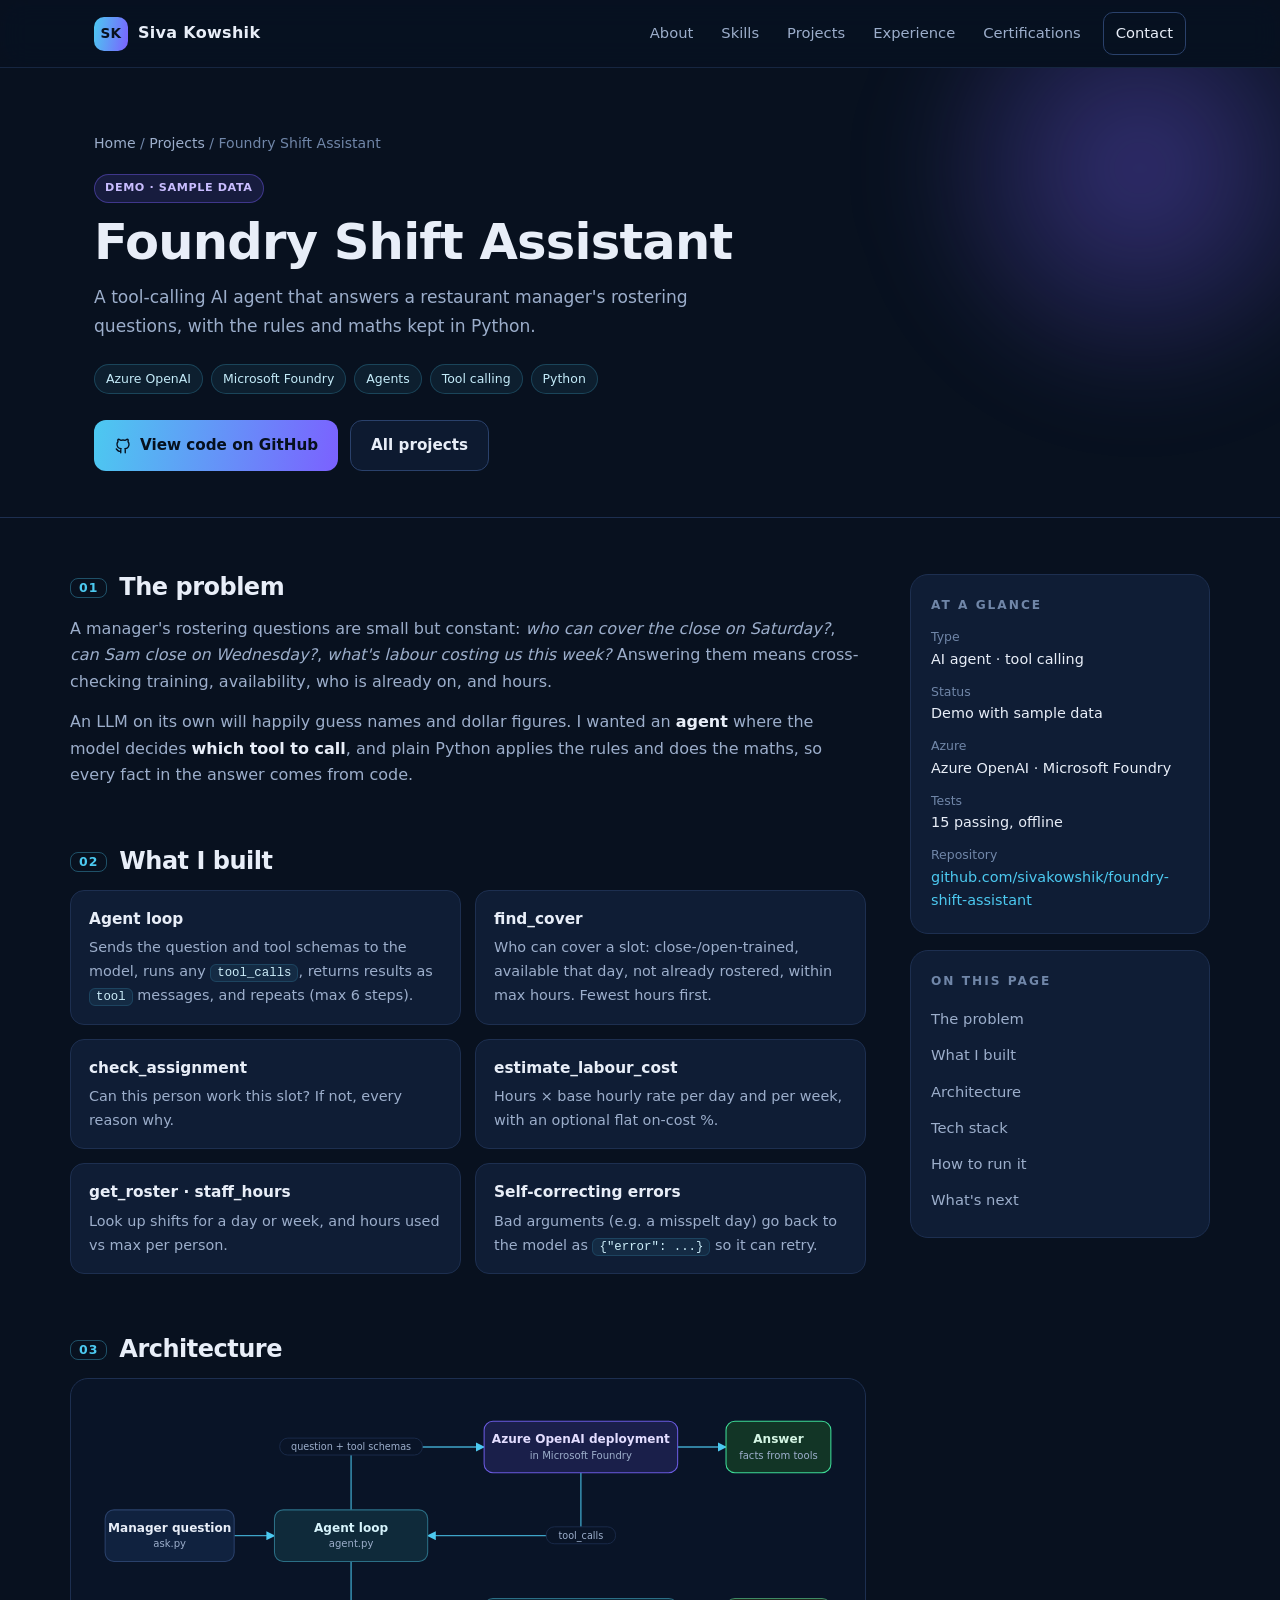
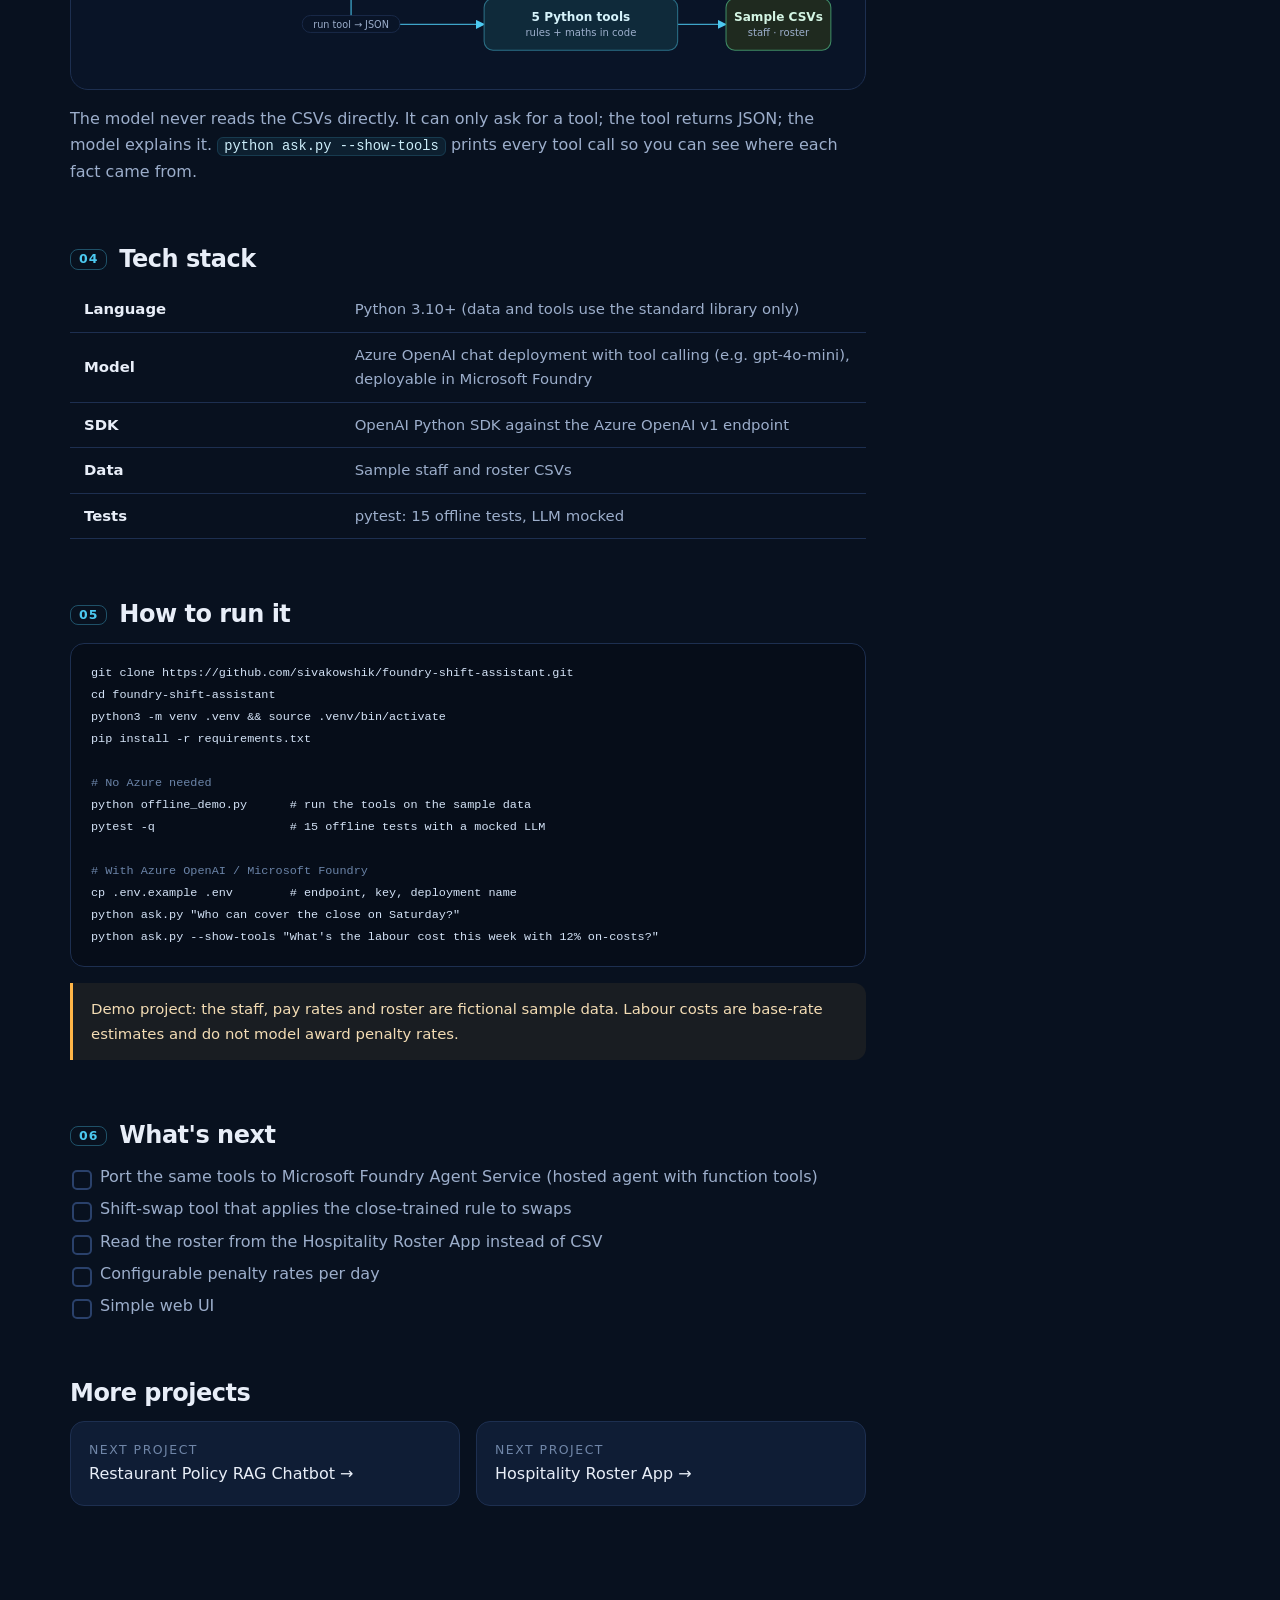
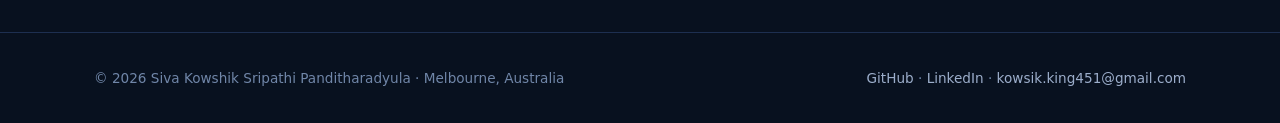
<file: projects/foundry-shift-assistant.html>
<!DOCTYPE html>
<html lang="en">
<head>
<meta charset="utf-8">
<meta name="viewport" content="width=device-width, initial-scale=1">
<title>Foundry Shift Assistant | Siva Kowshik Sripathi Panditharadyula</title>
<meta name="description" content="A tool-calling AI agent that answers a manager&#x27;s rostering questions: who can cover a close, labour-cost estimates and hours left.">
<meta name="theme-color" content="#08111f">
<meta property="og:title" content="Foundry Shift Assistant | Siva Kowshik Sripathi Panditharadyula">
<meta property="og:description" content="A tool-calling AI agent that answers a manager&#x27;s rostering questions: who can cover a close, labour-cost estimates and hours left.">
<meta property="og:type" content="website">
<link rel="icon" href="data:image/svg+xml,%3Csvg xmlns='http://www.w3.org/2000/svg' viewBox='0 0 64 64'%3E%3Cdefs%3E%3ClinearGradient id='g' x1='0' x2='1'%3E%3Cstop offset='0' stop-color='%234cc9f0'/%3E%3Cstop offset='1' stop-color='%237b61ff'/%3E%3C/linearGradient%3E%3C/defs%3E%3Crect width='64' height='64' rx='16' fill='url(%23g)'/%3E%3Ctext x='32' y='42' font-family='Arial' font-weight='900' font-size='26' text-anchor='middle' fill='%2308111f'%3ESK%3C/text%3E%3C/svg%3E">
<link rel="stylesheet" href="../assets/style.css">
</head>
<body id="top">
<nav class="nav" aria-label="Main">
  <div class="wrap">
    <a class="logo" href="../index.html"><span class="mark">SK</span><span>Siva Kowshik</span></a>
    <ul class="nav-links"><li><a href="../index.html#about">About</a></li><li><a href="../index.html#skills">Skills</a></li><li><a href="../index.html#projects">Projects</a></li><li><a href="../index.html#experience">Experience</a></li><li><a href="../index.html#certifications">Certifications</a></li><li><a class="cta" href="../index.html#contact">Contact</a></li></ul>
    <a class="burger" href="#menu" aria-label="Open menu"><span></span></a>
  </div>
</nav>
<div class="mobile-menu" id="menu" role="dialog" aria-label="Menu">
  <div class="top"><a class="logo" href="../index.html"><span class="mark">SK</span><span>Siva Kowshik</span></a>
  <a class="close" href="#_" aria-label="Close menu">&times;</a></div>
  <ul><li><a href="../index.html#about">About</a></li><li><a href="../index.html#skills">Skills</a></li><li><a href="../index.html#projects">Projects</a></li><li><a href="../index.html#experience">Experience</a></li><li><a href="../index.html#certifications">Certifications</a></li><li><a href="../index.html#contact">Contact</a></li><li><a href="../resume.pdf">Resume (PDF)</a></li></ul>
</div>

<header class="p-hero">
  <div class="bg" style="position:absolute;inset:0"></div><div class="orb a"></div>
  <div class="wrap" style="position:relative">
    <div class="crumbs fade-up"><a href="../index.html">Home</a> / <a href="../index.html#projects">Projects</a> / Foundry Shift Assistant</div>
    <span class="badge demo fade-up">Demo · sample data</span>
    <h1 class="fade-up" style="--d:.08s">Foundry Shift Assistant</h1>
    <p class="lead fade-up" style="--d:.16s">A tool-calling AI agent that answers a restaurant manager's rostering questions, with the rules and maths kept in Python.</p>
    <div class="fade-up" style="--d:.22s"><div class="tags"><span class="tag">Azure OpenAI</span><span class="tag">Microsoft Foundry</span><span class="tag">Agents</span><span class="tag">Tool calling</span><span class="tag">Python</span></div></div>
    <div class="btns fade-up" style="--d:.28s"><a class="btn primary" href="https://github.com/sivakowshik/foundry-shift-assistant" target="_blank" rel="noopener"><svg viewBox="0 0 24 24" fill="none" stroke="currentColor" stroke-width="1.8" stroke-linecap="round" stroke-linejoin="round" aria-hidden="true"><path d="M9 19c-4.3 1.4-4.3-2.5-6-3m12 5v-3.5c0-1 .1-1.4-.5-2 2.8-.3 5.5-1.4 5.5-6a4.6 4.6 0 0 0-1.3-3.2 4.2 4.2 0 0 0-.1-3.2s-1.1-.3-3.5 1.3a12.3 12.3 0 0 0-6.2 0C6.5 2.8 5.4 3.1 5.4 3.1a4.2 4.2 0 0 0-.1 3.2A4.6 4.6 0 0 0 4 9.5c0 4.6 2.7 5.7 5.5 6-.6.6-.6 1.2-.5 2V21"/></svg>View code on GitHub</a><a class="btn" href="../index.html#projects">All projects</a></div>
  </div>
</header>
<div class="wrap p-layout">
  <main class="p-main"><section id="problem" class="reveal"><h2><span class="n">01</span>The problem</h2><p>A manager's rostering questions are small but constant: <em>who can cover the close on Saturday?</em>, <em>can Sam close on Wednesday?</em>,
<em>what's labour costing us this week?</em> Answering them means cross-checking training, availability, who is already on, and hours.</p>
<p>An LLM on its own will happily guess names and dollar figures. I wanted an <strong>agent</strong> where the model decides <strong>which tool to call</strong>,
and plain Python applies the rules and does the maths, so every fact in the answer comes from code.</p></section><section id="built" class="reveal"><h2><span class="n">02</span>What I built</h2><div class="feature-grid"><div class="feature"><h4>Agent loop</h4><p>Sends the question and tool schemas to the model, runs any <code>tool_calls</code>, returns results as <code>tool</code> messages, and repeats (max 6 steps).</p></div><div class="feature"><h4>find_cover</h4><p>Who can cover a slot: close-/open-trained, available that day, not already rostered, within max hours. Fewest hours first.</p></div><div class="feature"><h4>check_assignment</h4><p>Can this person work this slot? If not, every reason why.</p></div><div class="feature"><h4>estimate_labour_cost</h4><p>Hours × base hourly rate per day and per week, with an optional flat on-cost %.</p></div><div class="feature"><h4>get_roster · staff_hours</h4><p>Look up shifts for a day or week, and hours used vs max per person.</p></div><div class="feature"><h4>Self-correcting errors</h4><p>Bad arguments (e.g. a misspelt day) go back to the model as <code>{"error": ...}</code> so it can retry.</p></div></div></section><section id="architecture" class="reveal"><h2><span class="n">03</span>Architecture</h2><div class="diagram"><svg viewBox="0 0 940 340" role="img" aria-label="Shift assistant agent architecture" font-family="Inter,Segoe UI,system-ui,sans-serif"><defs><marker id="ah" viewBox="0 0 10 10" refX="9" refY="5" markerWidth="7" markerHeight="7" orient="auto-start-reverse"><path d="M0 0L10 5L0 10z" fill="#4cc9f0"/></marker></defs><path d="M180 172.0 L230 172.0" fill="none" stroke="#4cc9f0" stroke-width="1.6" stroke-opacity=".8" marker-end="url(#ah)"/><path d="M325.0 140 V62.0 H490" fill="none" stroke="#4cc9f0" stroke-width="1.6" stroke-opacity=".8" marker-end="url(#ah)"/><rect x="236.5" y="51.0" width="177" height="21" rx="10" fill="#091427" stroke="#1d2f50"/><text x="325.0" y="66.0" font-size="12" text-anchor="middle" fill="#9caecb">question + tool schemas</text><path d="M610.0 94 V172.0 H420" fill="none" stroke="#4cc9f0" stroke-width="1.6" stroke-opacity=".8" marker-end="url(#ah)"/><rect x="567.0" y="161.0" width="86" height="21" rx="10" fill="#091427" stroke="#1d2f50"/><text x="610.0" y="176.0" font-size="12" text-anchor="middle" fill="#9caecb">tool_calls</text><path d="M325.0 204 V282.0 H490" fill="none" stroke="#4cc9f0" stroke-width="1.6" stroke-opacity=".8" marker-end="url(#ah)"/><rect x="264.5" y="271.0" width="121" height="21" rx="10" fill="#091427" stroke="#1d2f50"/><text x="325.0" y="286.0" font-size="12" text-anchor="middle" fill="#9caecb">run tool → JSON</text><path d="M730 282.0 L790 282.0" fill="none" stroke="#4cc9f0" stroke-width="1.6" stroke-opacity=".8" marker-end="url(#ah)"/><path d="M730 62.0 L790 62.0" fill="none" stroke="#4cc9f0" stroke-width="1.6" stroke-opacity=".8" marker-end="url(#ah)"/><rect x="20" y="140" width="160" height="64" rx="11" fill="#10223f" stroke="#2a416b" stroke-width="1.3"/><text x="100.0" y="167.5" font-size="15" font-weight="700" text-anchor="middle" fill="#e8eef8">Manager question</text><text x="100.0" y="186.5" font-size="12.5" font-weight="400" text-anchor="middle" fill="#9caecb">ask.py</text><rect x="230" y="140" width="190" height="64" rx="11" fill="#0f2a3a" stroke="#2b6f86" stroke-width="1.3"/><text x="325.0" y="167.5" font-size="15" font-weight="700" text-anchor="middle" fill="#d6f3fb">Agent loop</text><text x="325.0" y="186.5" font-size="12.5" font-weight="400" text-anchor="middle" fill="#9caecb">agent.py</text><rect x="490" y="30" width="240" height="64" rx="11" fill="#1a1f4a" stroke="#6a5ae0" stroke-width="1.3"/><text x="610.0" y="57.5" font-size="15" font-weight="700" text-anchor="middle" fill="#e3ddff">Azure OpenAI deployment</text><text x="610.0" y="76.5" font-size="12.5" font-weight="400" text-anchor="middle" fill="#9caecb">in Microsoft Foundry</text><rect x="490" y="250" width="240" height="64" rx="11" fill="#0f2a3a" stroke="#2b6f86" stroke-width="1.3"/><text x="610.0" y="277.5" font-size="15" font-weight="700" text-anchor="middle" fill="#d6f3fb">5 Python tools</text><text x="610.0" y="296.5" font-size="12.5" font-weight="400" text-anchor="middle" fill="#9caecb">rules + maths in code</text><rect x="790" y="250" width="130" height="64" rx="11" fill="#1f2a1f" stroke="#3f8a64" stroke-width="1.3"/><text x="855.0" y="277.5" font-size="15" font-weight="700" text-anchor="middle" fill="#d4f5e4">Sample CSVs</text><text x="855.0" y="296.5" font-size="12.5" font-weight="400" text-anchor="middle" fill="#9caecb">staff · roster</text><rect x="790" y="30" width="130" height="64" rx="11" fill="#123526" stroke="#3ddc97" stroke-width="1.3"/><text x="855.0" y="57.5" font-size="15" font-weight="700" text-anchor="middle" fill="#d4f5e4">Answer</text><text x="855.0" y="76.5" font-size="12.5" font-weight="400" text-anchor="middle" fill="#9caecb">facts from tools</text></svg></div><p>The model never reads the CSVs directly. It can only ask for a tool; the tool returns JSON; the model explains it. <code>python ask.py --show-tools</code> prints every tool call so you can see where each fact came from.</p></section><section id="stack" class="reveal"><h2><span class="n">04</span>Tech stack</h2><table class="stack"><tr><th>Language</th><td>Python 3.10+ (data and tools use the standard library only)</td></tr><tr><th>Model</th><td>Azure OpenAI chat deployment with tool calling (e.g. gpt-4o-mini), deployable in Microsoft Foundry</td></tr><tr><th>SDK</th><td>OpenAI Python SDK against the Azure OpenAI v1 endpoint</td></tr><tr><th>Data</th><td>Sample staff and roster CSVs</td></tr><tr><th>Tests</th><td>pytest: 15 offline tests, LLM mocked</td></tr></table></section><section id="run" class="reveal"><h2><span class="n">05</span>How to run it</h2><pre><code>git clone https://github.com/sivakowshik/foundry-shift-assistant.git
cd foundry-shift-assistant
python3 -m venv .venv &amp;&amp; source .venv/bin/activate
pip install -r requirements.txt

<span class="c"># No Azure needed</span>
python offline_demo.py      # run the tools on the sample data
pytest -q                   # 15 offline tests with a mocked LLM

<span class="c"># With Azure OpenAI / Microsoft Foundry</span>
cp .env.example .env        # endpoint, key, deployment name
python ask.py &quot;Who can cover the close on Saturday?&quot;
python ask.py --show-tools &quot;What&#x27;s the labour cost this week with 12% on-costs?&quot;</code></pre><div class="note">Demo project: the staff, pay rates and roster are fictional sample data. Labour costs are base-rate estimates and do not model award penalty rates.</div></section><section id="next" class="reveal"><h2><span class="n">06</span>What's next</h2><ul class="checks"><li class="">Port the same tools to Microsoft Foundry Agent Service (hosted agent with function tools)</li><li class="">Shift-swap tool that applies the close-trained rule to swaps</li><li class="">Read the roster from the Hospitality Roster App instead of CSV</li><li class="">Configurable penalty rates per day</li><li class="">Simple web UI</li></ul></section>
    <section class="reveal"><h2>More projects</h2><div class="next-projects"><a href="rag-policy-chatbot.html"><small>Next project</small>Restaurant Policy RAG Chatbot →</a><a href="hospitality-roster-app.html"><small>Next project</small>Hospitality Roster App →</a></div></section>
  </main>
  <aside class="aside">
    <div class="box"><h4>At a glance</h4><dl><div><dt>Type</dt><dd>AI agent · tool calling</dd></div><div><dt>Status</dt><dd>Demo with sample data</dd></div><div><dt>Azure</dt><dd>Azure OpenAI · Microsoft Foundry</dd></div><div><dt>Tests</dt><dd>15 passing, offline</dd></div><div><dt>Repository</dt><dd><a href="https://github.com/sivakowshik/foundry-shift-assistant" target="_blank" rel="noopener">github.com/sivakowshik/foundry-shift-assistant</a></dd></div></dl></div>
    <div class="box"><h4>On this page</h4><ul class="toc"><li><a href="#problem">The problem</a></li><li><a href="#built">What I built</a></li><li><a href="#architecture">Architecture</a></li><li><a href="#stack">Tech stack</a></li><li><a href="#run">How to run it</a></li><li><a href="#next">What's next</a></li></ul></div>
  </aside>
</div>
<footer>
  <div class="wrap">
    <span>&copy; 2026 Siva Kowshik Sripathi Panditharadyula · Melbourne, Australia</span>
    <span><a href="https://github.com/sivakowshik">GitHub</a> · <a href="https://www.linkedin.com/in/siva-kowshik-sripathi-panditharadyula-241713150">LinkedIn</a> · <a href="mailto:kowsik.king451@gmail.com">kowsik.king451@gmail.com</a></span>
  </div>
</footer>
</body>
</html>
</file>
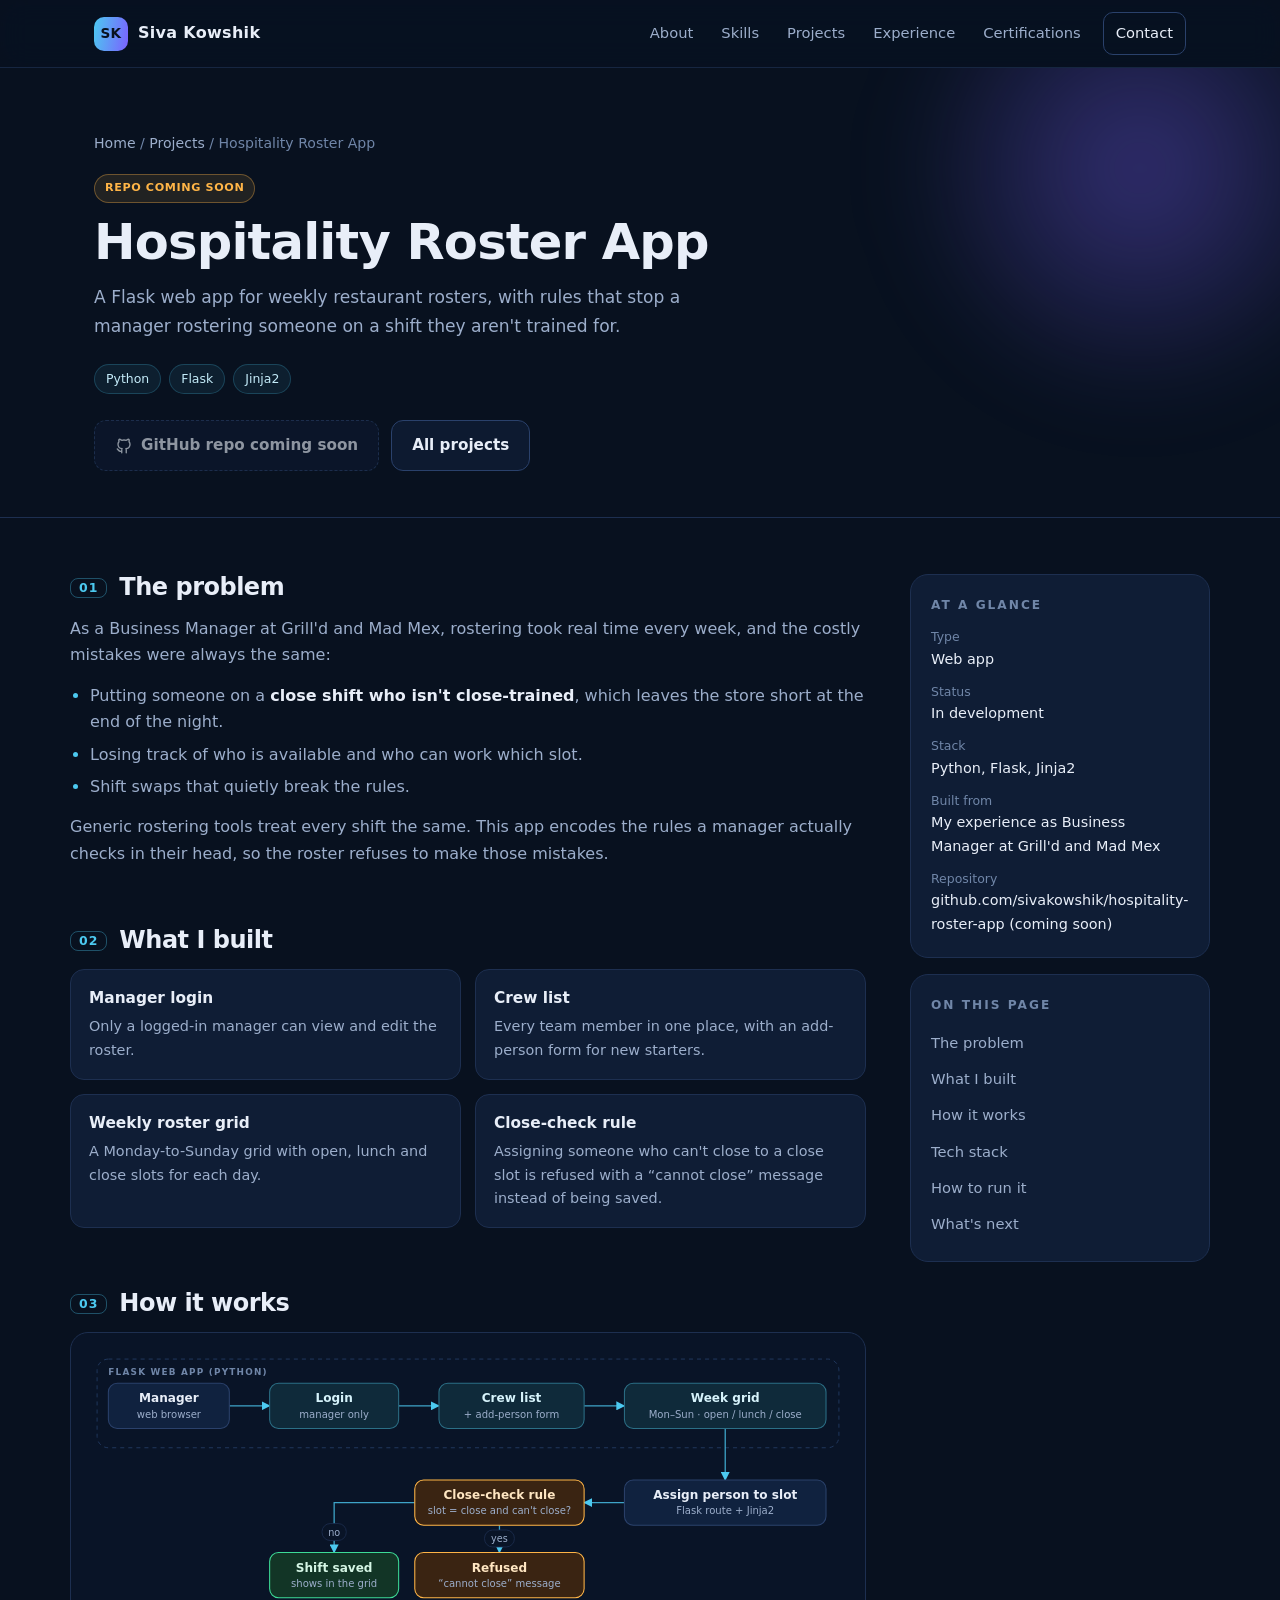
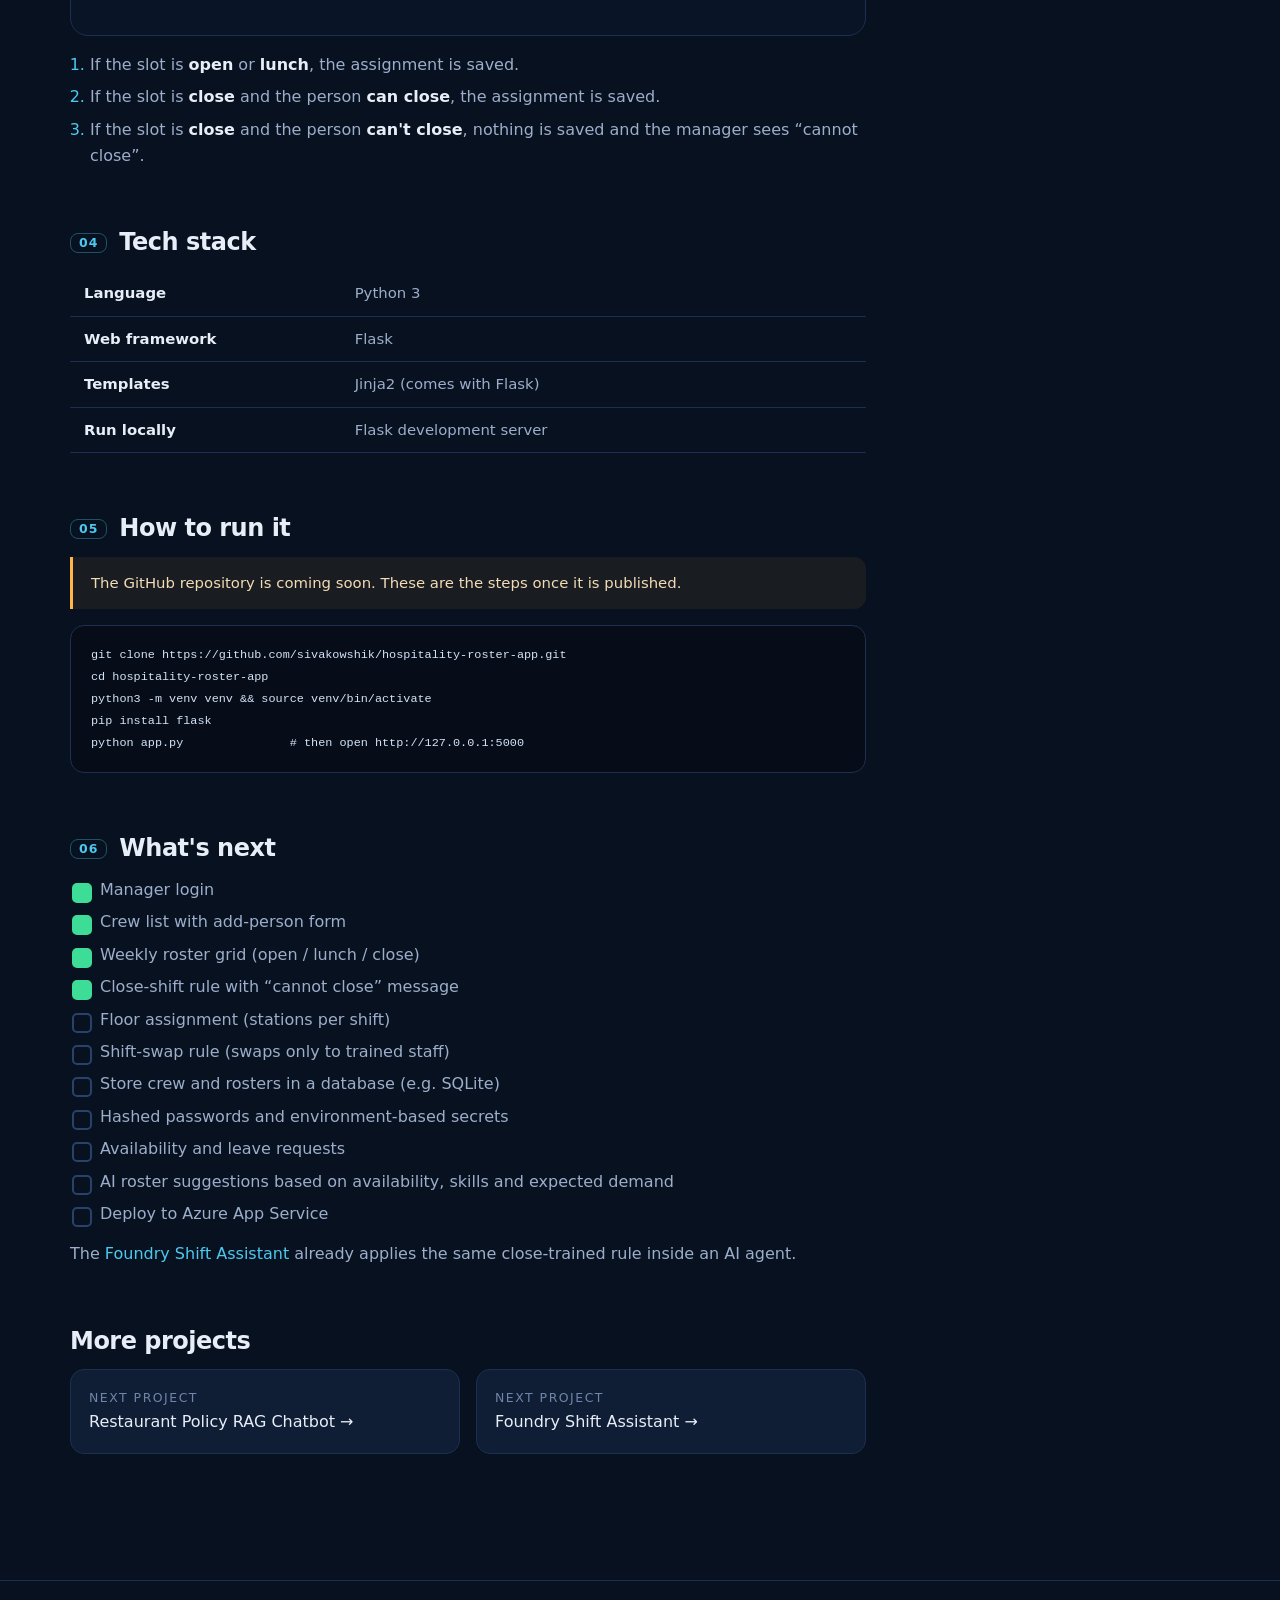
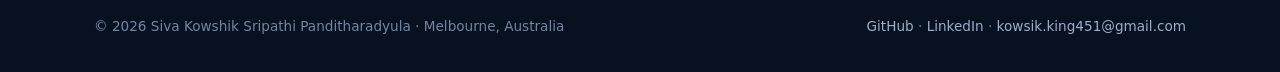
<file: projects/hospitality-roster-app.html>
<!DOCTYPE html>
<html lang="en">
<head>
<meta charset="utf-8">
<meta name="viewport" content="width=device-width, initial-scale=1">
<title>Hospitality Roster App | Siva Kowshik Sripathi Panditharadyula</title>
<meta name="description" content="A Flask web app for weekly restaurant rosters that refuses the rostering mistakes I saw as a manager.">
<meta name="theme-color" content="#08111f">
<meta property="og:title" content="Hospitality Roster App | Siva Kowshik Sripathi Panditharadyula">
<meta property="og:description" content="A Flask web app for weekly restaurant rosters that refuses the rostering mistakes I saw as a manager.">
<meta property="og:type" content="website">
<link rel="icon" href="data:image/svg+xml,%3Csvg xmlns='http://www.w3.org/2000/svg' viewBox='0 0 64 64'%3E%3Cdefs%3E%3ClinearGradient id='g' x1='0' x2='1'%3E%3Cstop offset='0' stop-color='%234cc9f0'/%3E%3Cstop offset='1' stop-color='%237b61ff'/%3E%3C/linearGradient%3E%3C/defs%3E%3Crect width='64' height='64' rx='16' fill='url(%23g)'/%3E%3Ctext x='32' y='42' font-family='Arial' font-weight='900' font-size='26' text-anchor='middle' fill='%2308111f'%3ESK%3C/text%3E%3C/svg%3E">
<link rel="stylesheet" href="../assets/style.css">
</head>
<body id="top">
<nav class="nav" aria-label="Main">
  <div class="wrap">
    <a class="logo" href="../index.html"><span class="mark">SK</span><span>Siva Kowshik</span></a>
    <ul class="nav-links"><li><a href="../index.html#about">About</a></li><li><a href="../index.html#skills">Skills</a></li><li><a href="../index.html#projects">Projects</a></li><li><a href="../index.html#experience">Experience</a></li><li><a href="../index.html#certifications">Certifications</a></li><li><a class="cta" href="../index.html#contact">Contact</a></li></ul>
    <a class="burger" href="#menu" aria-label="Open menu"><span></span></a>
  </div>
</nav>
<div class="mobile-menu" id="menu" role="dialog" aria-label="Menu">
  <div class="top"><a class="logo" href="../index.html"><span class="mark">SK</span><span>Siva Kowshik</span></a>
  <a class="close" href="#_" aria-label="Close menu">&times;</a></div>
  <ul><li><a href="../index.html#about">About</a></li><li><a href="../index.html#skills">Skills</a></li><li><a href="../index.html#projects">Projects</a></li><li><a href="../index.html#experience">Experience</a></li><li><a href="../index.html#certifications">Certifications</a></li><li><a href="../index.html#contact">Contact</a></li><li><a href="../resume.pdf">Resume (PDF)</a></li></ul>
</div>

<header class="p-hero">
  <div class="bg" style="position:absolute;inset:0"></div><div class="orb a"></div>
  <div class="wrap" style="position:relative">
    <div class="crumbs fade-up"><a href="../index.html">Home</a> / <a href="../index.html#projects">Projects</a> / Hospitality Roster App</div>
    <span class="badge soon fade-up">Repo coming soon</span>
    <h1 class="fade-up" style="--d:.08s">Hospitality Roster App</h1>
    <p class="lead fade-up" style="--d:.16s">A Flask web app for weekly restaurant rosters, with rules that stop a manager rostering someone on a shift they aren't trained for.</p>
    <div class="fade-up" style="--d:.22s"><div class="tags"><span class="tag">Python</span><span class="tag">Flask</span><span class="tag">Jinja2</span></div></div>
    <div class="btns fade-up" style="--d:.28s"><span class="btn disabled"><svg viewBox="0 0 24 24" fill="none" stroke="currentColor" stroke-width="1.8" stroke-linecap="round" stroke-linejoin="round" aria-hidden="true"><path d="M9 19c-4.3 1.4-4.3-2.5-6-3m12 5v-3.5c0-1 .1-1.4-.5-2 2.8-.3 5.5-1.4 5.5-6a4.6 4.6 0 0 0-1.3-3.2 4.2 4.2 0 0 0-.1-3.2s-1.1-.3-3.5 1.3a12.3 12.3 0 0 0-6.2 0C6.5 2.8 5.4 3.1 5.4 3.1a4.2 4.2 0 0 0-.1 3.2A4.6 4.6 0 0 0 4 9.5c0 4.6 2.7 5.7 5.5 6-.6.6-.6 1.2-.5 2V21"/></svg>GitHub repo coming soon</span><a class="btn" href="../index.html#projects">All projects</a></div>
  </div>
</header>
<div class="wrap p-layout">
  <main class="p-main"><section id="problem" class="reveal"><h2><span class="n">01</span>The problem</h2><p>As a Business Manager at Grill'd and Mad Mex, rostering took real time every week, and the costly mistakes were always the same:</p>
<ul><li>Putting someone on a <strong>close shift who isn't close-trained</strong>, which leaves the store short at the end of the night.</li>
<li>Losing track of who is available and who can work which slot.</li>
<li>Shift swaps that quietly break the rules.</li></ul>
<p>Generic rostering tools treat every shift the same. This app encodes the rules a manager actually checks in their head, so the roster refuses to make those mistakes.</p></section><section id="built" class="reveal"><h2><span class="n">02</span>What I built</h2><div class="feature-grid"><div class="feature"><h4>Manager login</h4><p>Only a logged-in manager can view and edit the roster.</p></div><div class="feature"><h4>Crew list</h4><p>Every team member in one place, with an add-person form for new starters.</p></div><div class="feature"><h4>Weekly roster grid</h4><p>A Monday-to-Sunday grid with open, lunch and close slots for each day.</p></div><div class="feature"><h4>Close-check rule</h4><p>Assigning someone who can't close to a close slot is refused with a “cannot close” message instead of being saved.</p></div></div></section><section id="architecture" class="reveal"><h2><span class="n">03</span>How it works</h2><div class="diagram"><svg viewBox="0 0 940 330" role="img" aria-label="Hospitality roster app flow" font-family="Inter,Segoe UI,system-ui,sans-serif"><defs><marker id="ah" viewBox="0 0 10 10" refX="9" refY="5" markerWidth="7" markerHeight="7" orient="auto-start-reverse"><path d="M0 0L10 5L0 10z" fill="#4cc9f0"/></marker></defs><rect x="10" y="10" width="920" height="110" rx="14" fill="none" stroke="#26406a" stroke-dasharray="5 5"/><text x="24" y="30" font-size="11" font-weight="700" fill="#7086a8" letter-spacing="1.5">FLASK WEB APP (PYTHON)</text><path d="M174 68.0 L224 68.0" fill="none" stroke="#4cc9f0" stroke-width="1.6" stroke-opacity=".8" marker-end="url(#ah)"/><path d="M384 68.0 L434 68.0" fill="none" stroke="#4cc9f0" stroke-width="1.6" stroke-opacity=".8" marker-end="url(#ah)"/><path d="M614 68.0 L664 68.0" fill="none" stroke="#4cc9f0" stroke-width="1.6" stroke-opacity=".8" marker-end="url(#ah)"/><path d="M789.0 96 L789.0 160" fill="none" stroke="#4cc9f0" stroke-width="1.6" stroke-opacity=".8" marker-end="url(#ah)"/><path d="M664 188.0 L614 188.0" fill="none" stroke="#4cc9f0" stroke-width="1.6" stroke-opacity=".8" marker-end="url(#ah)"/><path d="M509.0 216 L509.0 250" fill="none" stroke="#4cc9f0" stroke-width="1.6" stroke-opacity=".8" marker-end="url(#ah)"/><rect x="490.5" y="222.0" width="37" height="21" rx="10" fill="#091427" stroke="#1d2f50"/><text x="509.0" y="237.0" font-size="12" text-anchor="middle" fill="#9caecb">yes</text><path d="M404 188.0 H304.0 V250" fill="none" stroke="#4cc9f0" stroke-width="1.6" stroke-opacity=".8" marker-end="url(#ah)"/><rect x="289.0" y="214.0" width="30" height="21" rx="10" fill="#091427" stroke="#1d2f50"/><text x="304.0" y="229.0" font-size="12" text-anchor="middle" fill="#9caecb">no</text><rect x="24" y="40" width="150" height="56" rx="11" fill="#10223f" stroke="#2a416b" stroke-width="1.3"/><text x="99.0" y="63.5" font-size="15" font-weight="700" text-anchor="middle" fill="#e8eef8">Manager</text><text x="99.0" y="82.5" font-size="12.5" font-weight="400" text-anchor="middle" fill="#9caecb">web browser</text><rect x="224" y="40" width="160" height="56" rx="11" fill="#0f2a3a" stroke="#2b6f86" stroke-width="1.3"/><text x="304.0" y="63.5" font-size="15" font-weight="700" text-anchor="middle" fill="#d6f3fb">Login</text><text x="304.0" y="82.5" font-size="12.5" font-weight="400" text-anchor="middle" fill="#9caecb">manager only</text><rect x="434" y="40" width="180" height="56" rx="11" fill="#0f2a3a" stroke="#2b6f86" stroke-width="1.3"/><text x="524.0" y="63.5" font-size="15" font-weight="700" text-anchor="middle" fill="#d6f3fb">Crew list</text><text x="524.0" y="82.5" font-size="12.5" font-weight="400" text-anchor="middle" fill="#9caecb">+ add-person form</text><rect x="664" y="40" width="250" height="56" rx="11" fill="#0f2a3a" stroke="#2b6f86" stroke-width="1.3"/><text x="789.0" y="63.5" font-size="15" font-weight="700" text-anchor="middle" fill="#d6f3fb">Week grid</text><text x="789.0" y="82.5" font-size="12.5" font-weight="400" text-anchor="middle" fill="#9caecb">Mon–Sun · open / lunch / close</text><rect x="664" y="160" width="250" height="56" rx="11" fill="#10223f" stroke="#2a416b" stroke-width="1.3"/><text x="789.0" y="183.5" font-size="15" font-weight="700" text-anchor="middle" fill="#e8eef8">Assign person to slot</text><text x="789.0" y="202.5" font-size="12.5" font-weight="400" text-anchor="middle" fill="#9caecb">Flask route + Jinja2</text><rect x="404" y="160" width="210" height="56" rx="11" fill="#3a2412" stroke="#ffb547" stroke-width="1.3"/><text x="509.0" y="183.5" font-size="15" font-weight="700" text-anchor="middle" fill="#ffe6c2">Close-check rule</text><text x="509.0" y="202.5" font-size="12.5" font-weight="400" text-anchor="middle" fill="#9caecb">slot = close and can&#x27;t close?</text><rect x="224" y="250" width="160" height="56" rx="11" fill="#123526" stroke="#3ddc97" stroke-width="1.3"/><text x="304.0" y="273.5" font-size="15" font-weight="700" text-anchor="middle" fill="#d4f5e4">Shift saved</text><text x="304.0" y="292.5" font-size="12.5" font-weight="400" text-anchor="middle" fill="#9caecb">shows in the grid</text><rect x="404" y="250" width="210" height="56" rx="11" fill="#3a2412" stroke="#ffb547" stroke-width="1.3"/><text x="509.0" y="273.5" font-size="15" font-weight="700" text-anchor="middle" fill="#ffe6c2">Refused</text><text x="509.0" y="292.5" font-size="12.5" font-weight="400" text-anchor="middle" fill="#9caecb">“cannot close” message</text></svg></div><ol><li>If the slot is <strong>open</strong> or <strong>lunch</strong>, the assignment is saved.</li>
<li>If the slot is <strong>close</strong> and the person <strong>can close</strong>, the assignment is saved.</li>
<li>If the slot is <strong>close</strong> and the person <strong>can't close</strong>, nothing is saved and the manager sees “cannot close”.</li></ol></section><section id="stack" class="reveal"><h2><span class="n">04</span>Tech stack</h2><table class="stack"><tr><th>Language</th><td>Python 3</td></tr><tr><th>Web framework</th><td>Flask</td></tr><tr><th>Templates</th><td>Jinja2 (comes with Flask)</td></tr><tr><th>Run locally</th><td>Flask development server</td></tr></table></section><section id="run" class="reveal"><h2><span class="n">05</span>How to run it</h2><div class="note">The GitHub repository is coming soon. These are the steps once it is published.</div><pre><code>git clone https://github.com/sivakowshik/hospitality-roster-app.git
cd hospitality-roster-app
python3 -m venv venv &amp;&amp; source venv/bin/activate
pip install flask
python app.py               # then open http://127.0.0.1:5000</code></pre></section><section id="next" class="reveal"><h2><span class="n">06</span>What's next</h2><ul class="checks"><li class="done">Manager login</li><li class="done">Crew list with add-person form</li><li class="done">Weekly roster grid (open / lunch / close)</li><li class="done">Close-shift rule with “cannot close” message</li><li class="">Floor assignment (stations per shift)</li><li class="">Shift-swap rule (swaps only to trained staff)</li><li class="">Store crew and rosters in a database (e.g. SQLite)</li><li class="">Hashed passwords and environment-based secrets</li><li class="">Availability and leave requests</li><li class="">AI roster suggestions based on availability, skills and expected demand</li><li class="">Deploy to Azure App Service</li></ul><p>The <a href="foundry-shift-assistant.html">Foundry Shift Assistant</a> already applies the same close-trained rule inside an AI agent.</p></section>
    <section class="reveal"><h2>More projects</h2><div class="next-projects"><a href="rag-policy-chatbot.html"><small>Next project</small>Restaurant Policy RAG Chatbot →</a><a href="foundry-shift-assistant.html"><small>Next project</small>Foundry Shift Assistant →</a></div></section>
  </main>
  <aside class="aside">
    <div class="box"><h4>At a glance</h4><dl><div><dt>Type</dt><dd>Web app</dd></div><div><dt>Status</dt><dd>In development</dd></div><div><dt>Stack</dt><dd>Python, Flask, Jinja2</dd></div><div><dt>Built from</dt><dd>My experience as Business Manager at Grill'd and Mad Mex</dd></div><div><dt>Repository</dt><dd>github.com/sivakowshik/hospitality-roster-app (coming soon)</dd></div></dl></div>
    <div class="box"><h4>On this page</h4><ul class="toc"><li><a href="#problem">The problem</a></li><li><a href="#built">What I built</a></li><li><a href="#architecture">How it works</a></li><li><a href="#stack">Tech stack</a></li><li><a href="#run">How to run it</a></li><li><a href="#next">What's next</a></li></ul></div>
  </aside>
</div>
<footer>
  <div class="wrap">
    <span>&copy; 2026 Siva Kowshik Sripathi Panditharadyula · Melbourne, Australia</span>
    <span><a href="https://github.com/sivakowshik">GitHub</a> · <a href="https://www.linkedin.com/in/siva-kowshik-sripathi-panditharadyula-241713150">LinkedIn</a> · <a href="mailto:kowsik.king451@gmail.com">kowsik.king451@gmail.com</a></span>
  </div>
</footer>
</body>
</html>
</file>
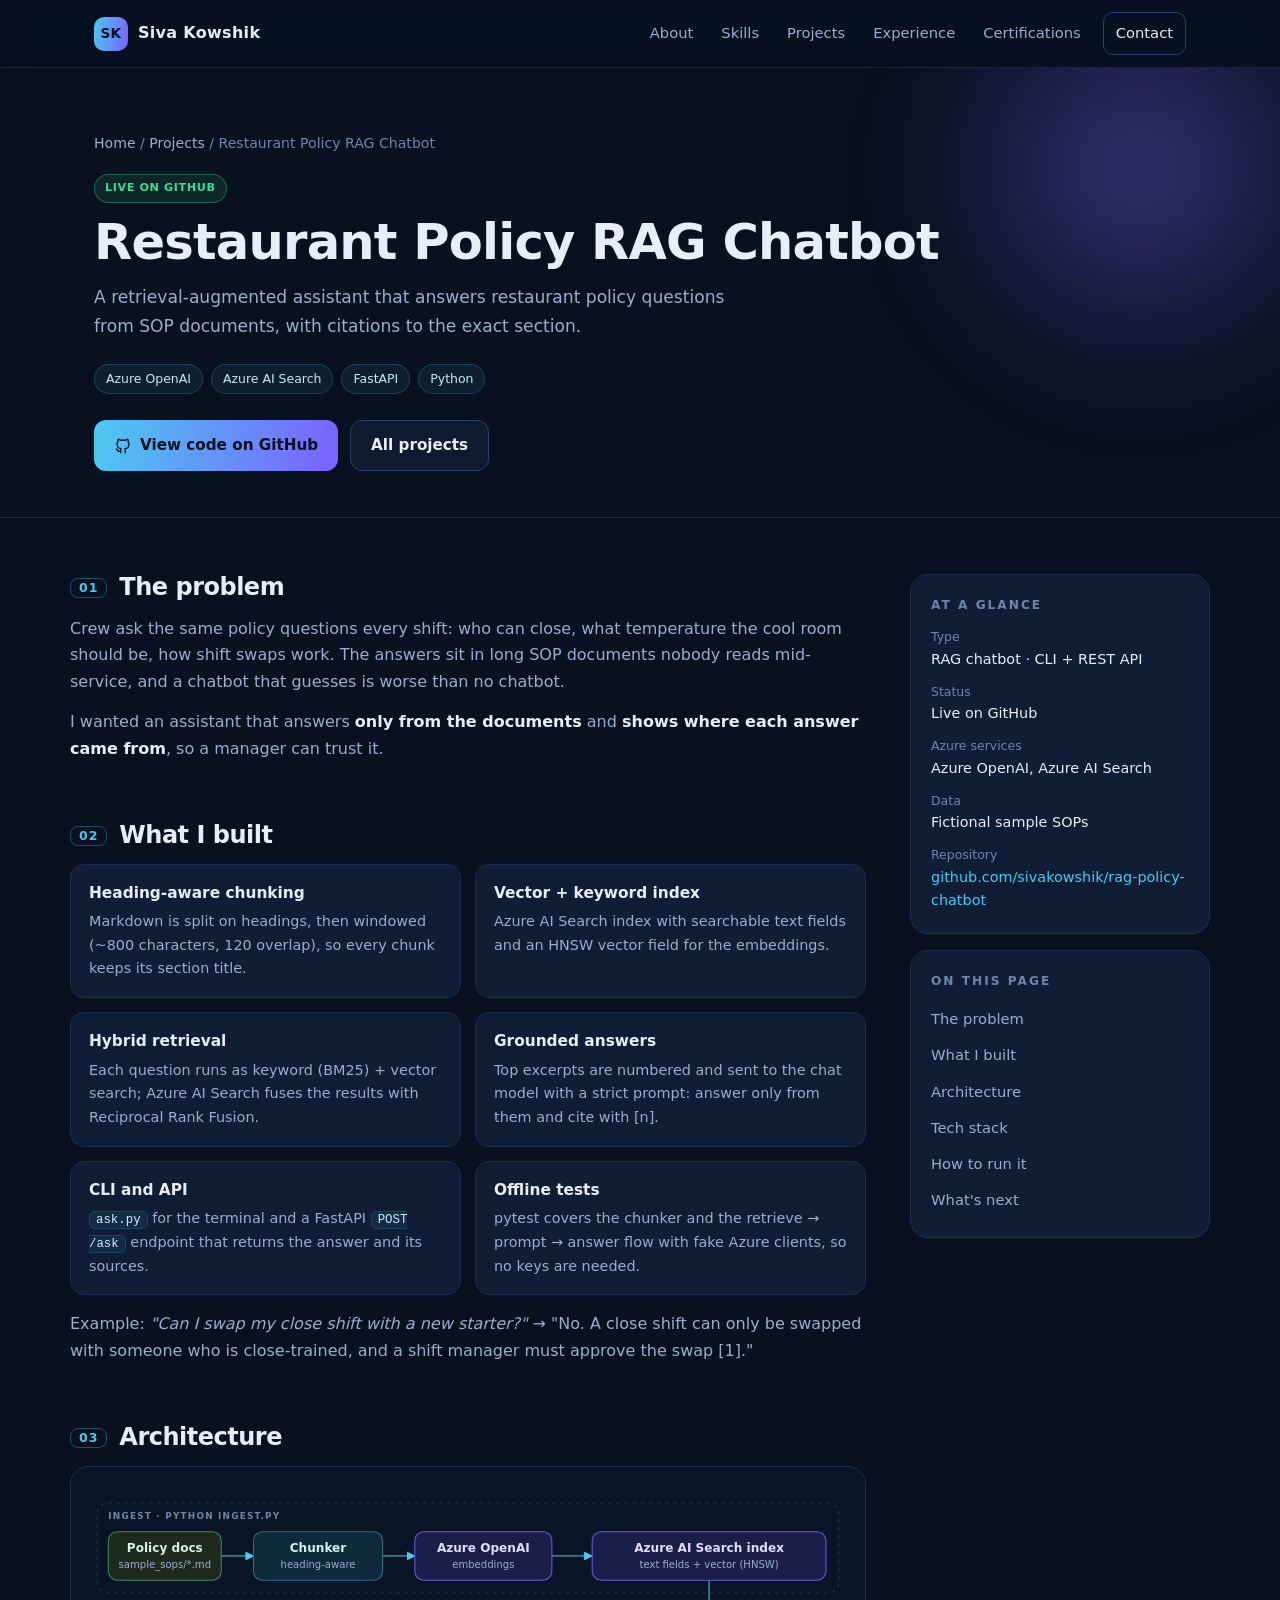
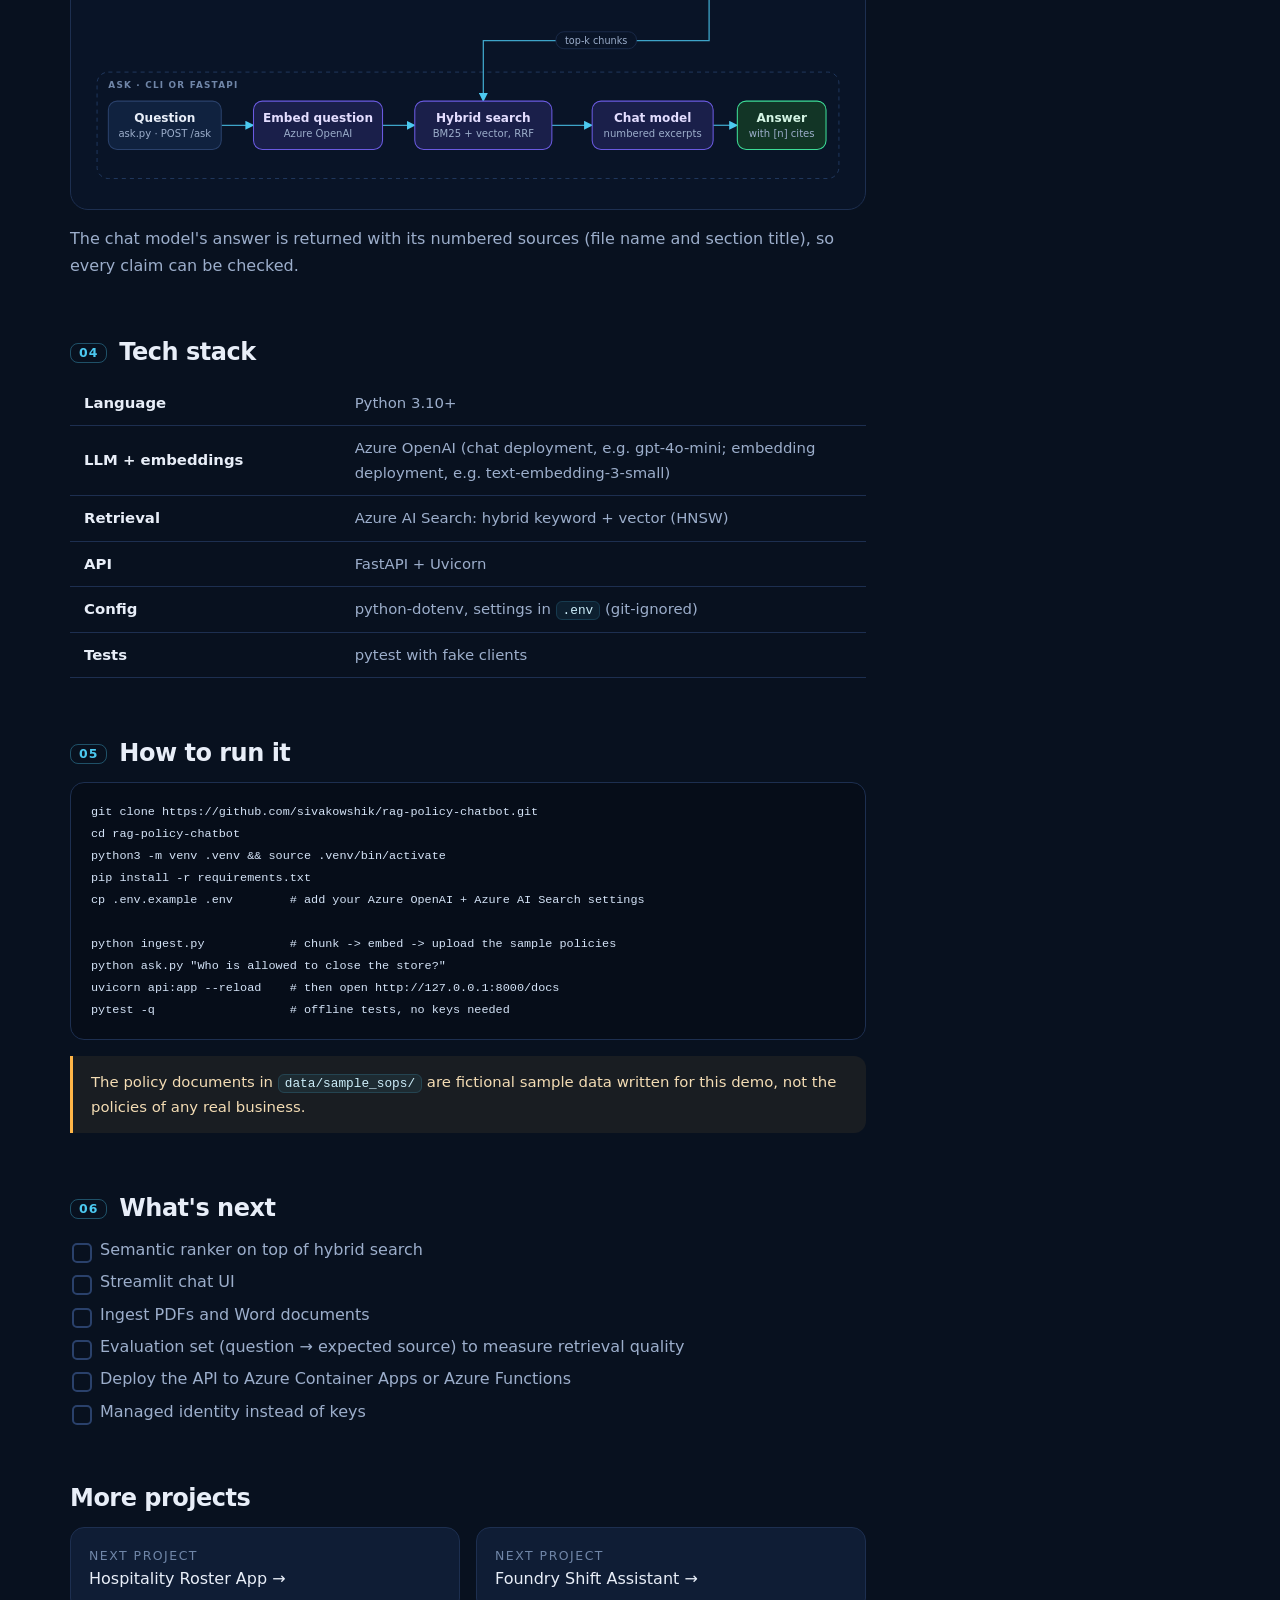
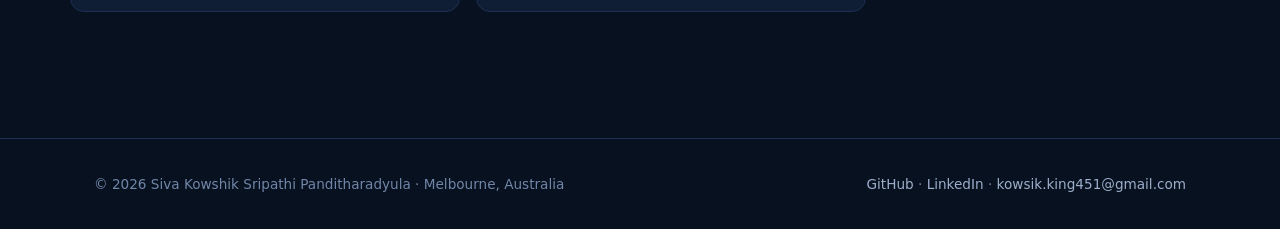
<file: projects/rag-policy-chatbot.html>
<!DOCTYPE html>
<html lang="en">
<head>
<meta charset="utf-8">
<meta name="viewport" content="width=device-width, initial-scale=1">
<title>Restaurant Policy RAG Chatbot | Siva Kowshik Sripathi Panditharadyula</title>
<meta name="description" content="Ask restaurant policy questions in plain English and get short answers with citations to the exact policy section.">
<meta name="theme-color" content="#08111f">
<meta property="og:title" content="Restaurant Policy RAG Chatbot | Siva Kowshik Sripathi Panditharadyula">
<meta property="og:description" content="Ask restaurant policy questions in plain English and get short answers with citations to the exact policy section.">
<meta property="og:type" content="website">
<link rel="icon" href="data:image/svg+xml,%3Csvg xmlns='http://www.w3.org/2000/svg' viewBox='0 0 64 64'%3E%3Cdefs%3E%3ClinearGradient id='g' x1='0' x2='1'%3E%3Cstop offset='0' stop-color='%234cc9f0'/%3E%3Cstop offset='1' stop-color='%237b61ff'/%3E%3C/linearGradient%3E%3C/defs%3E%3Crect width='64' height='64' rx='16' fill='url(%23g)'/%3E%3Ctext x='32' y='42' font-family='Arial' font-weight='900' font-size='26' text-anchor='middle' fill='%2308111f'%3ESK%3C/text%3E%3C/svg%3E">
<link rel="stylesheet" href="../assets/style.css">
</head>
<body id="top">
<nav class="nav" aria-label="Main">
  <div class="wrap">
    <a class="logo" href="../index.html"><span class="mark">SK</span><span>Siva Kowshik</span></a>
    <ul class="nav-links"><li><a href="../index.html#about">About</a></li><li><a href="../index.html#skills">Skills</a></li><li><a href="../index.html#projects">Projects</a></li><li><a href="../index.html#experience">Experience</a></li><li><a href="../index.html#certifications">Certifications</a></li><li><a class="cta" href="../index.html#contact">Contact</a></li></ul>
    <a class="burger" href="#menu" aria-label="Open menu"><span></span></a>
  </div>
</nav>
<div class="mobile-menu" id="menu" role="dialog" aria-label="Menu">
  <div class="top"><a class="logo" href="../index.html"><span class="mark">SK</span><span>Siva Kowshik</span></a>
  <a class="close" href="#_" aria-label="Close menu">&times;</a></div>
  <ul><li><a href="../index.html#about">About</a></li><li><a href="../index.html#skills">Skills</a></li><li><a href="../index.html#projects">Projects</a></li><li><a href="../index.html#experience">Experience</a></li><li><a href="../index.html#certifications">Certifications</a></li><li><a href="../index.html#contact">Contact</a></li><li><a href="../resume.pdf">Resume (PDF)</a></li></ul>
</div>

<header class="p-hero">
  <div class="bg" style="position:absolute;inset:0"></div><div class="orb a"></div>
  <div class="wrap" style="position:relative">
    <div class="crumbs fade-up"><a href="../index.html">Home</a> / <a href="../index.html#projects">Projects</a> / Restaurant Policy RAG Chatbot</div>
    <span class="badge live fade-up">Live on GitHub</span>
    <h1 class="fade-up" style="--d:.08s">Restaurant Policy RAG Chatbot</h1>
    <p class="lead fade-up" style="--d:.16s">A retrieval-augmented assistant that answers restaurant policy questions from SOP documents, with citations to the exact section.</p>
    <div class="fade-up" style="--d:.22s"><div class="tags"><span class="tag">Azure OpenAI</span><span class="tag">Azure AI Search</span><span class="tag">FastAPI</span><span class="tag">Python</span></div></div>
    <div class="btns fade-up" style="--d:.28s"><a class="btn primary" href="https://github.com/sivakowshik/rag-policy-chatbot" target="_blank" rel="noopener"><svg viewBox="0 0 24 24" fill="none" stroke="currentColor" stroke-width="1.8" stroke-linecap="round" stroke-linejoin="round" aria-hidden="true"><path d="M9 19c-4.3 1.4-4.3-2.5-6-3m12 5v-3.5c0-1 .1-1.4-.5-2 2.8-.3 5.5-1.4 5.5-6a4.6 4.6 0 0 0-1.3-3.2 4.2 4.2 0 0 0-.1-3.2s-1.1-.3-3.5 1.3a12.3 12.3 0 0 0-6.2 0C6.5 2.8 5.4 3.1 5.4 3.1a4.2 4.2 0 0 0-.1 3.2A4.6 4.6 0 0 0 4 9.5c0 4.6 2.7 5.7 5.5 6-.6.6-.6 1.2-.5 2V21"/></svg>View code on GitHub</a><a class="btn" href="../index.html#projects">All projects</a></div>
  </div>
</header>
<div class="wrap p-layout">
  <main class="p-main"><section id="problem" class="reveal"><h2><span class="n">01</span>The problem</h2><p>Crew ask the same policy questions every shift: who can close, what temperature the cool room should be, how shift swaps work.
The answers sit in long SOP documents nobody reads mid-service, and a chatbot that guesses is worse than no chatbot.</p>
<p>I wanted an assistant that answers <strong>only from the documents</strong> and <strong>shows where each answer came from</strong>, so a manager can trust it.</p></section><section id="built" class="reveal"><h2><span class="n">02</span>What I built</h2><div class="feature-grid"><div class="feature"><h4>Heading-aware chunking</h4><p>Markdown is split on headings, then windowed (~800 characters, 120 overlap), so every chunk keeps its section title.</p></div><div class="feature"><h4>Vector + keyword index</h4><p>Azure AI Search index with searchable text fields and an HNSW vector field for the embeddings.</p></div><div class="feature"><h4>Hybrid retrieval</h4><p>Each question runs as keyword (BM25) + vector search; Azure AI Search fuses the results with Reciprocal Rank Fusion.</p></div><div class="feature"><h4>Grounded answers</h4><p>Top excerpts are numbered and sent to the chat model with a strict prompt: answer only from them and cite with [n].</p></div><div class="feature"><h4>CLI and API</h4><p><code>ask.py</code> for the terminal and a FastAPI <code>POST /ask</code> endpoint that returns the answer and its sources.</p></div><div class="feature"><h4>Offline tests</h4><p>pytest covers the chunker and the retrieve → prompt → answer flow with fake Azure clients, so no keys are needed.</p></div></div><p>Example: <em>"Can I swap my close shift with a new starter?"</em> → "No. A close shift can only be swapped with someone who is close-trained, and a shift manager must approve the swap [1]."</p></section><section id="architecture" class="reveal"><h2><span class="n">03</span>Architecture</h2><div class="diagram"><svg viewBox="0 0 940 380" role="img" aria-label="RAG chatbot architecture" font-family="Inter,Segoe UI,system-ui,sans-serif"><defs><marker id="ah" viewBox="0 0 10 10" refX="9" refY="5" markerWidth="7" markerHeight="7" orient="auto-start-reverse"><path d="M0 0L10 5L0 10z" fill="#4cc9f0"/></marker></defs><rect x="10" y="22" width="920" height="112" rx="14" fill="none" stroke="#26406a" stroke-dasharray="5 5"/><text x="24" y="42" font-size="11" font-weight="700" fill="#7086a8" letter-spacing="1.5">INGEST · PYTHON INGEST.PY</text><rect x="10" y="232" width="920" height="132" rx="14" fill="none" stroke="#26406a" stroke-dasharray="5 5"/><text x="24" y="252" font-size="11" font-weight="700" fill="#7086a8" letter-spacing="1.5">ASK · CLI OR FASTAPI</text><path d="M164 88.0 L204 88.0" fill="none" stroke="#4cc9f0" stroke-width="1.6" stroke-opacity=".8" marker-end="url(#ah)"/><path d="M364 88.0 L404 88.0" fill="none" stroke="#4cc9f0" stroke-width="1.6" stroke-opacity=".8" marker-end="url(#ah)"/><path d="M574 88.0 L624 88.0" fill="none" stroke="#4cc9f0" stroke-width="1.6" stroke-opacity=".8" marker-end="url(#ah)"/><path d="M164 298.0 L204 298.0" fill="none" stroke="#4cc9f0" stroke-width="1.6" stroke-opacity=".8" marker-end="url(#ah)"/><path d="M364 298.0 L404 298.0" fill="none" stroke="#4cc9f0" stroke-width="1.6" stroke-opacity=".8" marker-end="url(#ah)"/><path d="M769.0 118 V193.0 H489.0 V268" fill="none" stroke="#4cc9f0" stroke-width="1.6" stroke-opacity=".8" marker-end="url(#ah)"/><rect x="579.0" y="182.0" width="100" height="21" rx="10" fill="#091427" stroke="#1d2f50"/><text x="629.0" y="197.0" font-size="12" text-anchor="middle" fill="#9caecb">top-k chunks</text><path d="M574 298.0 L624 298.0" fill="none" stroke="#4cc9f0" stroke-width="1.6" stroke-opacity=".8" marker-end="url(#ah)"/><path d="M774 298.0 L804 298.0" fill="none" stroke="#4cc9f0" stroke-width="1.6" stroke-opacity=".8" marker-end="url(#ah)"/><rect x="24" y="58" width="140" height="60" rx="11" fill="#1f2a1f" stroke="#3f8a64" stroke-width="1.3"/><text x="94.0" y="83.5" font-size="15" font-weight="700" text-anchor="middle" fill="#d4f5e4">Policy docs</text><text x="94.0" y="102.5" font-size="12.5" font-weight="400" text-anchor="middle" fill="#9caecb">sample_sops/*.md</text><rect x="204" y="58" width="160" height="60" rx="11" fill="#0f2a3a" stroke="#2b6f86" stroke-width="1.3"/><text x="284.0" y="83.5" font-size="15" font-weight="700" text-anchor="middle" fill="#d6f3fb">Chunker</text><text x="284.0" y="102.5" font-size="12.5" font-weight="400" text-anchor="middle" fill="#9caecb">heading-aware</text><rect x="404" y="58" width="170" height="60" rx="11" fill="#1a1f4a" stroke="#6a5ae0" stroke-width="1.3"/><text x="489.0" y="83.5" font-size="15" font-weight="700" text-anchor="middle" fill="#e3ddff">Azure OpenAI</text><text x="489.0" y="102.5" font-size="12.5" font-weight="400" text-anchor="middle" fill="#9caecb">embeddings</text><rect x="624" y="58" width="290" height="60" rx="11" fill="#1a1f4a" stroke="#6a5ae0" stroke-width="1.3"/><text x="769.0" y="83.5" font-size="15" font-weight="700" text-anchor="middle" fill="#e3ddff">Azure AI Search index</text><text x="769.0" y="102.5" font-size="12.5" font-weight="400" text-anchor="middle" fill="#9caecb">text fields + vector (HNSW)</text><rect x="24" y="268" width="140" height="60" rx="11" fill="#10223f" stroke="#2a416b" stroke-width="1.3"/><text x="94.0" y="293.5" font-size="15" font-weight="700" text-anchor="middle" fill="#e8eef8">Question</text><text x="94.0" y="312.5" font-size="12.5" font-weight="400" text-anchor="middle" fill="#9caecb">ask.py · POST /ask</text><rect x="204" y="268" width="160" height="60" rx="11" fill="#1a1f4a" stroke="#6a5ae0" stroke-width="1.3"/><text x="284.0" y="293.5" font-size="15" font-weight="700" text-anchor="middle" fill="#e3ddff">Embed question</text><text x="284.0" y="312.5" font-size="12.5" font-weight="400" text-anchor="middle" fill="#9caecb">Azure OpenAI</text><rect x="404" y="268" width="170" height="60" rx="11" fill="#1a1f4a" stroke="#6a5ae0" stroke-width="1.3"/><text x="489.0" y="293.5" font-size="15" font-weight="700" text-anchor="middle" fill="#e3ddff">Hybrid search</text><text x="489.0" y="312.5" font-size="12.5" font-weight="400" text-anchor="middle" fill="#9caecb">BM25 + vector, RRF</text><rect x="624" y="268" width="150" height="60" rx="11" fill="#1a1f4a" stroke="#6a5ae0" stroke-width="1.3"/><text x="699.0" y="293.5" font-size="15" font-weight="700" text-anchor="middle" fill="#e3ddff">Chat model</text><text x="699.0" y="312.5" font-size="12.5" font-weight="400" text-anchor="middle" fill="#9caecb">numbered excerpts</text><rect x="804" y="268" width="110" height="60" rx="11" fill="#123526" stroke="#3ddc97" stroke-width="1.3"/><text x="859.0" y="293.5" font-size="15" font-weight="700" text-anchor="middle" fill="#d4f5e4">Answer</text><text x="859.0" y="312.5" font-size="12.5" font-weight="400" text-anchor="middle" fill="#9caecb">with [n] cites</text></svg></div><p>The chat model's answer is returned with its numbered sources (file name and section title), so every claim can be checked.</p></section><section id="stack" class="reveal"><h2><span class="n">04</span>Tech stack</h2><table class="stack"><tr><th>Language</th><td>Python 3.10+</td></tr><tr><th>LLM + embeddings</th><td>Azure OpenAI (chat deployment, e.g. gpt-4o-mini; embedding deployment, e.g. text-embedding-3-small)</td></tr><tr><th>Retrieval</th><td>Azure AI Search: hybrid keyword + vector (HNSW)</td></tr><tr><th>API</th><td>FastAPI + Uvicorn</td></tr><tr><th>Config</th><td>python-dotenv, settings in <code>.env</code> (git-ignored)</td></tr><tr><th>Tests</th><td>pytest with fake clients</td></tr></table></section><section id="run" class="reveal"><h2><span class="n">05</span>How to run it</h2><pre><code>git clone https://github.com/sivakowshik/rag-policy-chatbot.git
cd rag-policy-chatbot
python3 -m venv .venv &amp;&amp; source .venv/bin/activate
pip install -r requirements.txt
cp .env.example .env        # add your Azure OpenAI + Azure AI Search settings

python ingest.py            # chunk -&gt; embed -&gt; upload the sample policies
python ask.py &quot;Who is allowed to close the store?&quot;
uvicorn api:app --reload    # then open http://127.0.0.1:8000/docs
pytest -q                   # offline tests, no keys needed</code></pre><div class="note">The policy documents in <code>data/sample_sops/</code> are fictional sample data written for this demo, not the policies of any real business.</div></section><section id="next" class="reveal"><h2><span class="n">06</span>What's next</h2><ul class="checks"><li class="">Semantic ranker on top of hybrid search</li><li class="">Streamlit chat UI</li><li class="">Ingest PDFs and Word documents</li><li class="">Evaluation set (question → expected source) to measure retrieval quality</li><li class="">Deploy the API to Azure Container Apps or Azure Functions</li><li class="">Managed identity instead of keys</li></ul></section>
    <section class="reveal"><h2>More projects</h2><div class="next-projects"><a href="hospitality-roster-app.html"><small>Next project</small>Hospitality Roster App →</a><a href="foundry-shift-assistant.html"><small>Next project</small>Foundry Shift Assistant →</a></div></section>
  </main>
  <aside class="aside">
    <div class="box"><h4>At a glance</h4><dl><div><dt>Type</dt><dd>RAG chatbot · CLI + REST API</dd></div><div><dt>Status</dt><dd>Live on GitHub</dd></div><div><dt>Azure services</dt><dd>Azure OpenAI, Azure AI Search</dd></div><div><dt>Data</dt><dd>Fictional sample SOPs</dd></div><div><dt>Repository</dt><dd><a href="https://github.com/sivakowshik/rag-policy-chatbot" target="_blank" rel="noopener">github.com/sivakowshik/rag-policy-chatbot</a></dd></div></dl></div>
    <div class="box"><h4>On this page</h4><ul class="toc"><li><a href="#problem">The problem</a></li><li><a href="#built">What I built</a></li><li><a href="#architecture">Architecture</a></li><li><a href="#stack">Tech stack</a></li><li><a href="#run">How to run it</a></li><li><a href="#next">What's next</a></li></ul></div>
  </aside>
</div>
<footer>
  <div class="wrap">
    <span>&copy; 2026 Siva Kowshik Sripathi Panditharadyula · Melbourne, Australia</span>
    <span><a href="https://github.com/sivakowshik">GitHub</a> · <a href="https://www.linkedin.com/in/siva-kowshik-sripathi-panditharadyula-241713150">LinkedIn</a> · <a href="mailto:kowsik.king451@gmail.com">kowsik.king451@gmail.com</a></span>
  </div>
</footer>
</body>
</html>
</file>
<file: assets/style.css>
/* Portfolio of Siva Kowshik Sripathi Panditharadyula
   Plain CSS, no JavaScript. Dark navy theme. */
:root{
  --bg:#08111f; --bg2:#0b1628; --card:#0f1d35; --card2:#132546; --line:#1d2f50; --line2:#2a416b;
  --text:#e8eef8; --muted:#9caecb; --dim:#7086a8;
  --accent:#4cc9f0; --accent2:#7b61ff; --ok:#3ddc97; --warn:#ffb547;
  --grad:linear-gradient(100deg,var(--accent),var(--accent2));
  --radius:18px; --max:1140px; --nav:68px;
  --shadow:0 18px 50px rgba(0,0,0,.35);
}
*{box-sizing:border-box;margin:0;padding:0}
html{scroll-behavior:smooth;scroll-padding-top:calc(var(--nav) + 12px)}
body{font-family:Inter,"Segoe UI",system-ui,-apple-system,Roboto,"Helvetica Neue",Arial,sans-serif;background:var(--bg);color:var(--text);line-height:1.65;-webkit-font-smoothing:antialiased;overflow-x:hidden}
img,svg{max-width:100%}
a{color:var(--accent);text-decoration:none}
a:hover{text-decoration:underline}
.wrap{max-width:var(--max);margin:0 auto;padding:0 24px}
.grad-text{background:var(--grad);-webkit-background-clip:text;background-clip:text;color:transparent}
.sr-only{position:absolute;width:1px;height:1px;overflow:hidden;clip:rect(0 0 0 0);white-space:nowrap}

/* ---------- nav ---------- */
.nav{position:sticky;top:0;z-index:50;height:var(--nav);background:rgba(8,17,31,.78);backdrop-filter:saturate(160%) blur(14px);-webkit-backdrop-filter:saturate(160%) blur(14px);border-bottom:1px solid rgba(29,47,80,.7)}
.nav .wrap{height:100%;display:flex;align-items:center;justify-content:space-between}
.logo{display:flex;align-items:center;gap:10px;font-weight:800;color:var(--text);letter-spacing:.3px}
.logo:hover{text-decoration:none}
.logo .mark{width:34px;height:34px;border-radius:10px;display:grid;place-items:center;background:var(--grad);color:#08111f;font-size:.85rem;font-weight:900}
.nav-links{display:flex;gap:4px;list-style:none;align-items:center}
.nav-links a{display:block;padding:8px 12px;border-radius:10px;color:var(--muted);font-size:.92rem;font-weight:500;transition:color .2s,background .2s}
.nav-links a:hover{color:var(--text);background:rgba(76,201,240,.08);text-decoration:none}
.nav-links .cta{margin-left:6px;color:var(--text);border:1px solid var(--line2)}
.burger{display:none;width:42px;height:42px;border-radius:12px;border:1px solid var(--line2);place-items:center;color:var(--text)}
.burger span,.burger span::before,.burger span::after{display:block;width:18px;height:2px;background:currentColor;border-radius:2px;position:relative;content:""}
.burger span::before{position:absolute;top:-6px}
.burger span::after{position:absolute;top:6px}
/* CSS-only mobile menu: opens with :target, closes when any link changes the URL hash */
.mobile-menu{display:none}
.mobile-menu:target{display:flex}
.mobile-menu{position:fixed;inset:0;z-index:100;flex-direction:column;padding:22px 24px;background:rgba(6,12,23,.97);backdrop-filter:blur(10px);animation:menuIn .25s ease both}
.mobile-menu .top{display:flex;justify-content:space-between;align-items:center;height:44px;margin-bottom:28px}
.mobile-menu .close{width:42px;height:42px;border-radius:12px;border:1px solid var(--line2);display:grid;place-items:center;color:var(--text);font-size:1.5rem;line-height:1}
.mobile-menu .close:hover{text-decoration:none}
.mobile-menu ul{list-style:none}
.mobile-menu li a{display:block;padding:14px 4px;font-size:1.25rem;font-weight:600;color:var(--text);border-bottom:1px solid var(--line)}
.mobile-menu li a:hover{text-decoration:none;color:var(--accent)}
@keyframes menuIn{from{opacity:0;transform:translateY(-8px)}to{opacity:1;transform:none}}

/* ---------- buttons, pills, tags ---------- */
.btns{display:flex;flex-wrap:wrap;gap:12px}
.btn{display:inline-flex;align-items:center;gap:8px;padding:12px 20px;border-radius:12px;font-weight:600;font-size:.95rem;border:1px solid var(--line2);color:var(--text);background:rgba(15,29,53,.8);transition:transform .2s,border-color .2s,box-shadow .2s}
.btn:hover{transform:translateY(-2px);border-color:var(--accent);text-decoration:none;box-shadow:0 10px 30px rgba(76,201,240,.12)}
.btn.primary{background:var(--grad);border:none;color:#06101e}
.btn.primary:hover{box-shadow:0 12px 34px rgba(123,97,255,.35)}
.btn.disabled{opacity:.6;cursor:default;border-style:dashed}
.btn.disabled:hover{transform:none;border-color:var(--line2);box-shadow:none}
.btn svg{width:18px;height:18px;flex:none}
.pill{display:inline-flex;align-items:center;gap:9px;padding:7px 14px;border:1px solid var(--line2);border-radius:999px;color:var(--muted);font-size:.85rem;background:rgba(15,29,53,.6)}
.dot{width:8px;height:8px;border-radius:50%;background:var(--ok);box-shadow:0 0 0 0 rgba(61,220,151,.6);animation:pulse 2.4s infinite}
@keyframes pulse{0%{box-shadow:0 0 0 0 rgba(61,220,151,.55)}70%{box-shadow:0 0 0 10px rgba(61,220,151,0)}100%{box-shadow:0 0 0 0 rgba(61,220,151,0)}}
.tags{display:flex;flex-wrap:wrap;gap:8px}
.tag{font-size:.78rem;padding:4px 11px;border-radius:999px;background:rgba(76,201,240,.08);border:1px solid rgba(76,201,240,.22);color:#c4ebf9;white-space:nowrap}
.badge{display:inline-block;font-size:.7rem;font-weight:700;padding:4px 10px;border-radius:999px;text-transform:uppercase;letter-spacing:.6px;white-space:nowrap}
.badge.live{background:rgba(61,220,151,.1);color:var(--ok);border:1px solid rgba(61,220,151,.35)}
.badge.soon{background:rgba(255,181,71,.1);color:var(--warn);border:1px solid rgba(255,181,71,.35)}
.badge.demo{background:rgba(123,97,255,.14);color:#c9bdff;border:1px solid rgba(123,97,255,.4)}

/* ---------- hero ---------- */
.hero{position:relative;padding:96px 0 84px;overflow:hidden}
.hero .bg{position:absolute;inset:0;pointer-events:none;
  background-image:linear-gradient(rgba(76,201,240,.045) 1px,transparent 1px),linear-gradient(90deg,rgba(76,201,240,.045) 1px,transparent 1px);
  background-size:44px 44px;-webkit-mask-image:radial-gradient(ellipse at 50% 30%,#000 30%,transparent 75%);mask-image:radial-gradient(ellipse at 50% 30%,#000 30%,transparent 75%)}
.orb{position:absolute;border-radius:50%;filter:blur(40px);pointer-events:none;animation:float 14s ease-in-out infinite}
.orb.a{width:520px;height:520px;right:-120px;top:-160px;background:radial-gradient(circle,rgba(123,97,255,.38),transparent 65%)}
.orb.b{width:460px;height:460px;left:-180px;bottom:-220px;background:radial-gradient(circle,rgba(76,201,240,.25),transparent 65%);animation-delay:-7s}
@keyframes float{0%,100%{transform:translate(0,0)}50%{transform:translate(-30px,24px)}}
.hero-grid{position:relative;display:grid;grid-template-columns:1.45fr .8fr;gap:48px;align-items:center}
.hero h1{font-size:clamp(2.3rem,5.2vw,3.9rem);line-height:1.06;margin:22px 0 16px;font-weight:850;letter-spacing:-1px}
.hero h1 .last{display:block;color:var(--muted);font-weight:700;font-size:.62em;letter-spacing:-.3px;margin-top:6px}
.role{font-size:clamp(1.05rem,2.2vw,1.35rem);font-weight:650}
.lead{max-width:640px;color:var(--muted);font-size:1.07rem;margin:18px 0 30px}
.hero .facts{display:flex;flex-wrap:wrap;gap:10px 22px;margin-top:30px;color:var(--muted);font-size:.9rem}
.hero .facts span{display:inline-flex;align-items:center;gap:8px}
.hero .facts svg{width:16px;height:16px;color:var(--accent)}
.fade-up{opacity:0;animation:fadeUp .8s cubic-bezier(.2,.7,.2,1) forwards;animation-delay:var(--d,0s)}
@keyframes fadeUp{from{opacity:0;transform:translateY(18px)}to{opacity:1;transform:none}}

/* avatar: initials now; drop photo.jpg next to index.html and it shows automatically */
.avatar-wrap{position:relative;justify-self:center;width:min(300px,70vw);aspect-ratio:1}
.avatar-ring{position:absolute;inset:-10px;border-radius:50%;background:conic-gradient(from 0deg,var(--accent),var(--accent2),transparent 55%,var(--accent));animation:spin 12s linear infinite;opacity:.75;-webkit-mask:radial-gradient(farthest-side,transparent calc(100% - 3px),#000 calc(100% - 2px));mask:radial-gradient(farthest-side,transparent calc(100% - 3px),#000 calc(100% - 2px))}
@keyframes spin{to{transform:rotate(360deg)}}
.avatar{position:relative;width:100%;height:100%;border-radius:50%;overflow:hidden;display:grid;place-items:center;background:radial-gradient(circle at 30% 25%,#1d3866,#0d1a31 70%);border:1px solid var(--line2);box-shadow:var(--shadow)}
.avatar .initials{font-size:clamp(3.5rem,9vw,5.6rem);font-weight:900;letter-spacing:2px}
.avatar::after{content:"";position:absolute;inset:0;background:url("../photo.jpg") center/cover no-repeat}
.float-chip{position:absolute;display:flex;align-items:center;gap:8px;padding:8px 13px;border-radius:12px;background:rgba(15,29,53,.92);border:1px solid var(--line2);font-size:.8rem;font-weight:600;box-shadow:var(--shadow);animation:bob 6s ease-in-out infinite;white-space:nowrap}
.float-chip.c1{left:-34px;top:16%}
.float-chip.c2{right:-26px;bottom:14%;animation-delay:-3s}
.float-chip i{flex:none;width:8px;height:8px;border-radius:50%;background:var(--accent);font-style:normal}
.float-chip.c2 i{background:var(--warn)}
@keyframes bob{0%,100%{transform:translateY(0)}50%{transform:translateY(-8px)}}

/* ---------- sections ---------- */
section{position:relative;padding:92px 0}
section.alt{background:linear-gradient(180deg,var(--bg2),var(--bg))}
.sec-head{max-width:720px;margin-bottom:44px}
.eyebrow{display:inline-flex;align-items:center;gap:10px;color:var(--accent);font-weight:700;font-size:.78rem;letter-spacing:2.2px;text-transform:uppercase}
.eyebrow::before{content:"";width:22px;height:2px;background:var(--grad);border-radius:2px}
h2{font-size:clamp(1.7rem,3.2vw,2.4rem);line-height:1.15;margin:10px 0 12px;font-weight:800;letter-spacing:-.5px}
.sec-head p{color:var(--muted);font-size:1.02rem}
.reveal{}
@supports (animation-timeline: view()){
  .reveal{animation:reveal linear both;animation-timeline:view();animation-range:entry 0% entry 30%}
  @keyframes reveal{from{opacity:0;transform:translateY(28px)}to{opacity:1;transform:none}}
}

/* about */
.about{display:grid;grid-template-columns:1.35fr 1fr;gap:44px;align-items:start}
.about p{color:var(--muted);margin-bottom:16px;font-size:1.02rem}
.about p strong{color:var(--text);font-weight:600}
.stats{display:grid;grid-template-columns:1fr 1fr;gap:14px}
.stat{background:var(--card);border:1px solid var(--line);border-radius:var(--radius);padding:22px;transition:border-color .2s,transform .2s}
.stat:hover{border-color:var(--line2);transform:translateY(-3px)}
.stat b{display:block;font-size:1.9rem;line-height:1.2;font-weight:850}
.stat span{color:var(--muted);font-size:.88rem}

/* skills */
.skills{display:grid;grid-template-columns:repeat(3,1fr);gap:18px}
.skill{background:var(--card);border:1px solid var(--line);border-radius:var(--radius);padding:24px;transition:border-color .25s,transform .25s,background .25s}
.skill:hover{border-color:rgba(76,201,240,.45);transform:translateY(-4px);background:var(--card2)}
.skill .ic{width:44px;height:44px;border-radius:12px;display:grid;place-items:center;margin-bottom:16px;color:var(--accent);background:linear-gradient(135deg,rgba(76,201,240,.16),rgba(123,97,255,.2));border:1px solid rgba(76,201,240,.2)}
.skill .ic svg{width:22px;height:22px}
.skill h3{font-size:1.02rem;margin-bottom:12px}

/* projects */
.projects{display:grid;grid-template-columns:repeat(3,1fr);gap:22px}
.card{position:relative;display:flex;flex-direction:column;background:var(--card);border:1px solid var(--line);border-radius:var(--radius);overflow:hidden;transition:transform .3s,border-color .3s,box-shadow .3s}
.card:hover{transform:translateY(-6px);border-color:rgba(76,201,240,.45);box-shadow:var(--shadow)}
.card .cover{position:relative;height:172px;padding-top:34px;display:grid;place-items:center;border-bottom:1px solid var(--line);background:radial-gradient(circle at 20% 20%,rgba(76,201,240,.22),transparent 55%),radial-gradient(circle at 85% 80%,rgba(123,97,255,.3),transparent 55%),#0c1830;overflow:hidden}
.card .cover svg{width:70%;height:auto;max-height:120px;transition:transform .5s}
.card:hover .cover svg{transform:scale(1.05)}
.card .cover .badge{position:absolute;top:12px;left:14px}
.card .body{display:flex;flex-direction:column;flex:1;padding:22px 22px 20px}
.card h3{font-size:1.14rem;margin-bottom:8px;line-height:1.3}
.card p{color:var(--muted);font-size:.93rem;margin-bottom:14px}
.card ul{color:var(--muted);font-size:.88rem;margin:0 0 16px 18px;flex:1}
.card ul li{margin-bottom:4px}
.card ul li::marker{color:var(--accent)}
.card .links{display:flex;flex-wrap:wrap;gap:10px;margin-top:18px;padding-top:16px;border-top:1px solid var(--line);font-weight:600;font-size:.9rem}
.card .links a,.card .links span{display:inline-flex;align-items:center;gap:6px}
.card .links svg{width:16px;height:16px;flex:none}
.card .links span{color:var(--dim)}
.card .links .more{margin-left:auto}
.venture{margin-top:22px;display:flex;gap:22px;align-items:center;padding:24px 26px;border-radius:var(--radius);border:1px solid rgba(123,97,255,.35);background:linear-gradient(100deg,rgba(123,97,255,.12),rgba(76,201,240,.06))}
.venture .ic{flex:none;width:52px;height:52px;border-radius:14px;display:grid;place-items:center;background:var(--grad);color:#06101e}
.venture .ic svg{width:26px;height:26px}
.venture h3{font-size:1.08rem}
.venture p{color:var(--muted);font-size:.94rem}

/* experience timeline */
.timeline{position:relative;display:grid;gap:20px;padding-left:34px}
.timeline::before{content:"";position:absolute;left:9px;top:8px;bottom:8px;width:2px;background:linear-gradient(var(--accent),var(--accent2),transparent)}
.job{position:relative;background:var(--card);border:1px solid var(--line);border-radius:var(--radius);padding:24px 26px;transition:border-color .25s}
.job:hover{border-color:var(--line2)}
.job::before{content:"";position:absolute;left:-32px;top:28px;width:14px;height:14px;border-radius:50%;background:var(--bg);border:3px solid var(--accent);box-shadow:0 0 0 4px rgba(76,201,240,.12)}
.job .top{display:flex;flex-wrap:wrap;justify-content:space-between;gap:6px 16px;align-items:baseline}
.job h3{font-size:1.1rem}
.job .when{font-size:.82rem;font-weight:700;color:var(--accent);padding:3px 10px;border-radius:999px;background:rgba(76,201,240,.08);border:1px solid rgba(76,201,240,.22);white-space:nowrap}
.job .org{color:var(--text);opacity:.8;font-size:.94rem;margin-top:2px}
.job ul{margin:12px 0 0 18px;color:var(--muted);font-size:.93rem}
.job ul li{margin-bottom:4px}
.job ul li::marker{color:var(--accent)}
.job.founder::before{border-color:var(--accent2)}
.job.founder .when{color:#c9bdff;background:rgba(123,97,255,.12);border-color:rgba(123,97,255,.35)}

/* education + certs */
.two{display:grid;grid-template-columns:1fr 1fr;gap:40px}
.edu,.cert{display:flex;gap:16px;align-items:flex-start;background:var(--card);border:1px solid var(--line);border-radius:var(--radius);padding:20px 22px;margin-bottom:14px;transition:border-color .25s,transform .25s}
.edu:hover,.cert:hover{border-color:var(--line2);transform:translateX(4px)}
.edu .ic,.cert .ic{flex:none;width:42px;height:42px;border-radius:12px;display:grid;place-items:center;color:var(--accent);background:rgba(76,201,240,.1);border:1px solid rgba(76,201,240,.22)}
.edu .ic svg,.cert .ic svg{width:21px;height:21px}
.edu h3,.cert h3{font-size:.99rem;line-height:1.35}
.edu span,.cert span{color:var(--muted);font-size:.87rem}
.cert .status{display:inline-block;margin-top:6px;color:var(--ok)!important;font-weight:600}
.cert.progress{border-style:dashed;border-color:rgba(255,181,71,.5)}
.cert.progress .ic{color:var(--warn);background:rgba(255,181,71,.1);border-color:rgba(255,181,71,.3)}
.cert.progress .status{color:var(--warn)!important;font-weight:600}
h3.col-title{font-size:.8rem;letter-spacing:2px;text-transform:uppercase;color:var(--dim);margin-bottom:14px}

/* contact */
.contact-box{position:relative;text-align:center;padding:56px 28px;border-radius:26px;border:1px solid var(--line2);background:radial-gradient(circle at 15% 0%,rgba(76,201,240,.16),transparent 50%),radial-gradient(circle at 90% 100%,rgba(123,97,255,.22),transparent 55%),var(--card);overflow:hidden}
.contact-box p{color:var(--muted);max-width:600px;margin:0 auto 28px}
.contact-box .btns{justify-content:center}
footer{padding:34px 0;color:var(--dim);font-size:.85rem;border-top:1px solid var(--line)}
footer .wrap{display:flex;flex-wrap:wrap;gap:10px 24px;justify-content:space-between}
footer a{color:var(--muted)}

/* ---------- project detail pages ---------- */
.p-hero{position:relative;padding:64px 0 46px;overflow:hidden;border-bottom:1px solid var(--line)}
.crumbs{font-size:.88rem;color:var(--dim);margin-bottom:18px}
.crumbs a{color:var(--muted)}
.p-hero h1{font-size:clamp(2rem,4.4vw,3.1rem);line-height:1.1;font-weight:850;letter-spacing:-.8px;margin:12px 0 14px}
.p-hero .lead{margin:0 0 24px}
.p-hero .tags{margin-bottom:26px}
.p-main{min-width:0}
.p-layout{display:grid;grid-template-columns:minmax(0,1fr) 300px;gap:44px;align-items:start;padding:56px 0 80px}
.p-main section{padding:0 0 46px}
.p-main h2{font-size:1.5rem;margin:0 0 14px;display:flex;align-items:center;gap:12px}
.p-main h2 .n{font-size:.78rem;font-weight:800;color:var(--accent);border:1px solid rgba(76,201,240,.35);border-radius:8px;padding:2px 8px;letter-spacing:1px}
.p-main p{color:var(--muted);margin-bottom:14px}
.p-main p strong,.p-main li strong{color:var(--text);font-weight:600}
.p-main ul,.p-main ol{color:var(--muted);margin:0 0 14px 20px}
.p-main li{margin-bottom:6px}
.p-main li::marker{color:var(--accent)}
.p-main code{font-family:ui-monospace,SFMono-Regular,Menlo,Consolas,monospace;font-size:.86em;background:rgba(76,201,240,.08);border:1px solid rgba(76,201,240,.16);padding:1px 6px;border-radius:6px;color:#cdeefa}
pre{background:#060d19;border:1px solid var(--line);border-radius:14px;padding:18px 20px;overflow-x:auto;margin:0 0 16px;font-size:.86rem;line-height:1.6}
pre code{background:none!important;border:none!important;padding:0!important;color:#d4e3f7!important}
pre .c{color:#6b84a8}
.diagram{background:#091427;border:1px solid var(--line);border-radius:var(--radius);padding:18px;overflow-x:auto;margin-bottom:16px}
.diagram svg{display:block;min-width:680px;width:100%;height:auto}
.feature-grid{display:grid;grid-template-columns:1fr 1fr;gap:14px;margin-bottom:16px}
.feature{background:var(--card);border:1px solid var(--line);border-radius:14px;padding:16px 18px}
.feature h4{font-size:.96rem;margin-bottom:4px}
.feature p{font-size:.9rem;margin:0}
table.stack{width:100%;border-collapse:collapse;margin-bottom:16px;font-size:.93rem}
table.stack th,table.stack td{text-align:left;padding:10px 14px;border-bottom:1px solid var(--line)}
table.stack th{color:var(--text);font-weight:600;width:34%}
table.stack td{color:var(--muted)}
.note{border-left:3px solid var(--warn);background:rgba(255,181,71,.07);padding:14px 18px;border-radius:0 12px 12px 0;color:#f3dcb4;font-size:.93rem;margin-bottom:16px}
.checks{list-style:none!important;margin-left:0!important}
.checks li{position:relative;padding-left:30px}
.checks li::before{content:"";position:absolute;left:2px;top:6px;width:16px;height:16px;border-radius:5px;border:2px solid var(--line2)}
.checks li.done::before{background:var(--ok);border-color:var(--ok)}
.aside{position:sticky;top:calc(var(--nav) + 20px);display:grid;gap:16px}
.aside .box{background:var(--card);border:1px solid var(--line);border-radius:var(--radius);padding:20px}
.aside h4{font-size:.76rem;letter-spacing:2px;text-transform:uppercase;color:var(--dim);margin-bottom:12px}
.aside dl{display:grid;gap:10px;font-size:.9rem}
.aside dt{color:var(--dim);font-size:.78rem}
.aside dd{color:var(--text)}
.aside .toc{list-style:none;display:grid;gap:4px;font-size:.92rem}
.aside .toc a{color:var(--muted);display:block;padding:4px 0}
.aside .toc a:hover{color:var(--accent);text-decoration:none}
.next-projects{display:grid;grid-template-columns:1fr 1fr;gap:16px;margin-top:10px}
.next-projects a{display:block;background:var(--card);border:1px solid var(--line);border-radius:14px;padding:18px;color:var(--text);transition:border-color .2s,transform .2s}
.next-projects a:hover{text-decoration:none;border-color:var(--accent);transform:translateY(-3px)}
.next-projects small{display:block;color:var(--dim);font-size:.78rem;text-transform:uppercase;letter-spacing:1.5px}

/* ---------- responsive ---------- */
@media (max-width:1000px){
  .projects,.skills{grid-template-columns:repeat(2,1fr)}
  .p-layout{grid-template-columns:1fr}
  .aside{position:static;grid-template-columns:1fr 1fr}
}
@media (max-width:860px){
  .nav-links{display:none}
  .burger{display:grid}
  .hero{padding:56px 0 64px}
  .hero-grid{grid-template-columns:1fr;gap:40px}
  .avatar-wrap{order:-1;width:min(200px,52vw)}
  .float-chip.c1{left:-56px}
  .float-chip.c2{right:-56px}
  .about,.two{grid-template-columns:1fr}
  section{padding:70px 0}
}
@media (max-width:640px){
  .wrap{padding:0 18px}
  .projects,.skills,.feature-grid,.next-projects,.aside{grid-template-columns:1fr}
  .float-chip{display:none}
  .stats{grid-template-columns:1fr 1fr}
  .stat{padding:16px}
  .stat b{font-size:1.5rem}
  .venture{flex-direction:column;align-items:flex-start}
  .timeline{padding-left:24px}
  .job{padding:20px}
  .job::before{left:-23px}
  .timeline::before{left:4px}
  .btn{padding:11px 16px;font-size:.92rem}
}
@media print{.reveal,.fade-up{animation:none!important;opacity:1!important;transform:none!important}.nav,.orb{display:none}}
@media (prefers-reduced-motion:reduce){
  *,*::before,*::after{animation:none!important;transition:none!important;scroll-behavior:auto!important}
  .fade-up{opacity:1}
}
</file>
